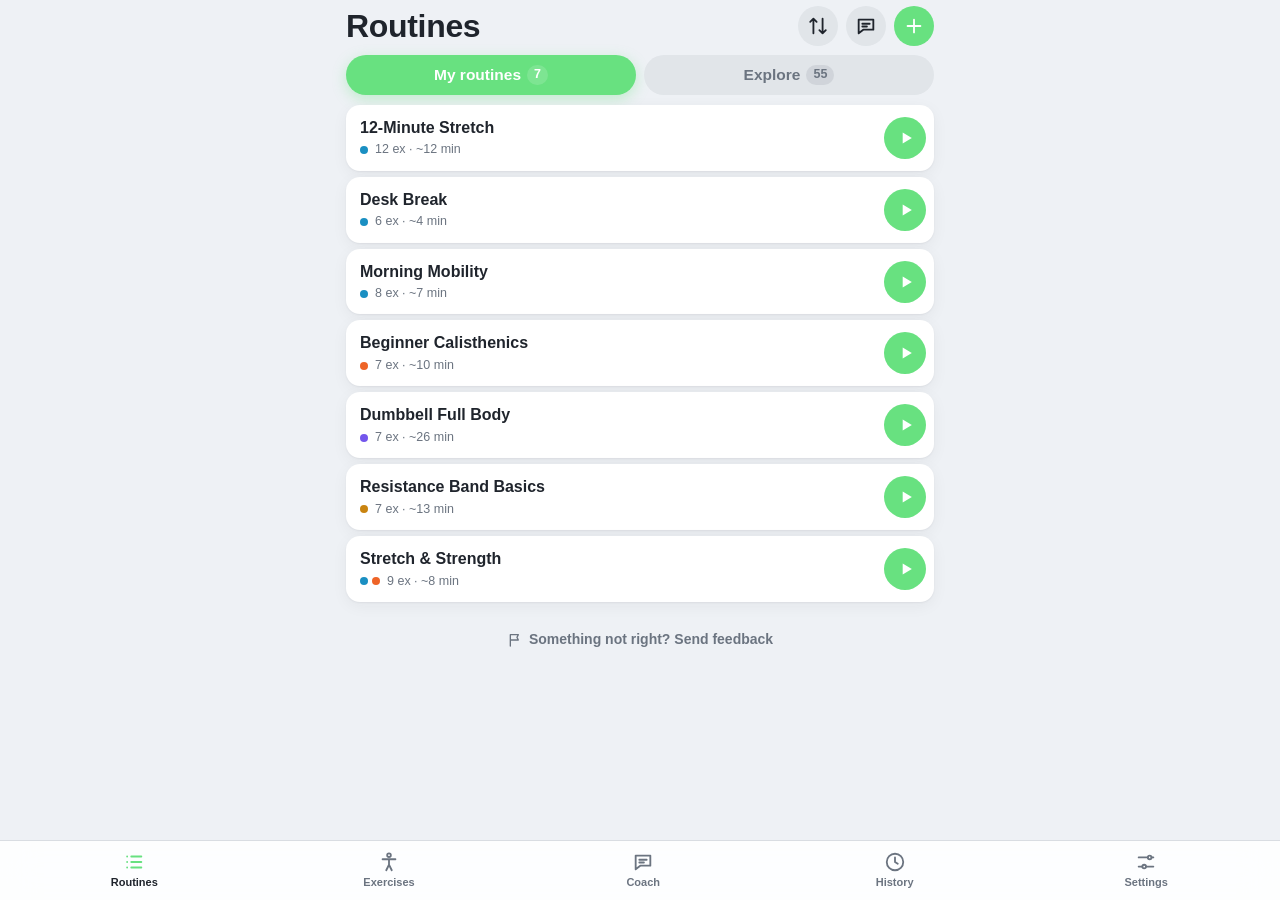
<file: index.html>
<!doctype html>
<html lang="en">
<head>
  <meta charset="utf-8">
  <meta name="viewport" content="width=device-width, initial-scale=1, viewport-fit=cover">
  <title>Limber</title>
  <meta name="description" content="Guided stretching and calisthenics routines with timers and visual cues.">
  <meta name="theme-color" content="#eef1f5" media="(prefers-color-scheme: light)">
  <meta name="theme-color" content="#1f242c" media="(prefers-color-scheme: dark)">
  <meta name="apple-mobile-web-app-capable" content="yes">
  <meta name="mobile-web-app-capable" content="yes">
  <meta name="apple-mobile-web-app-status-bar-style" content="black-translucent">
  <meta name="apple-mobile-web-app-title" content="Limber">
  <link rel="apple-touch-icon" href="icons/apple-touch-icon.png?v=2">
  <link rel="icon" type="image/png" sizes="192x192" href="icons/icon-192.png?v=2">
  <link rel="manifest" href="manifest.webmanifest">
  <script>try { const t = localStorage.getItem('limber.theme'); if (t === 'light' || t === 'dark') document.documentElement.dataset.theme = t; } catch {}</script>
  <link rel="stylesheet" href="styles.css">
</head>
<body>
  <main id="app"></main>
  <nav class="tabbar" aria-label="Main">
    <a href="#/" data-tab="routines"><svg class="ic" viewBox="0 0 24 24" aria-hidden="true"><path d="M9 6h11M9 12h11M9 18h11M4.5 6h.01M4.5 12h.01M4.5 18h.01"/></svg><span>Routines</span></a>
    <a href="#/library" data-tab="library"><svg class="ic" viewBox="0 0 24 24" aria-hidden="true"><circle cx="12" cy="4.5" r="2"/><path d="M5 9h14M12 9v6M9 21l3-6 3 6"/></svg><span>Exercises</span></a>
    <a href="#/coach" data-tab="coach"><svg class="ic" viewBox="0 0 24 24" aria-hidden="true"><path d="M4 5h16v11H9l-5 4z"/><path d="M8 9.5h8M8 12.5h5"/></svg><span>Coach</span></a>
    <a href="#/history" data-tab="history"><svg class="ic" viewBox="0 0 24 24" aria-hidden="true"><circle cx="12" cy="12" r="9"/><path d="M12 7v5l3 2"/></svg><span>History</span></a>
    <a href="#/settings" data-tab="settings"><svg class="ic" viewBox="0 0 24 24" aria-hidden="true"><path d="M4 7h10M18 7h2M4 17h4M12 17h8"/><circle cx="16" cy="7" r="2"/><circle cx="10" cy="17" r="2"/></svg><span>Settings</span></a>
  </nav>
  <script type="module" src="js/app.js"></script>
</body>
</html>
</file>
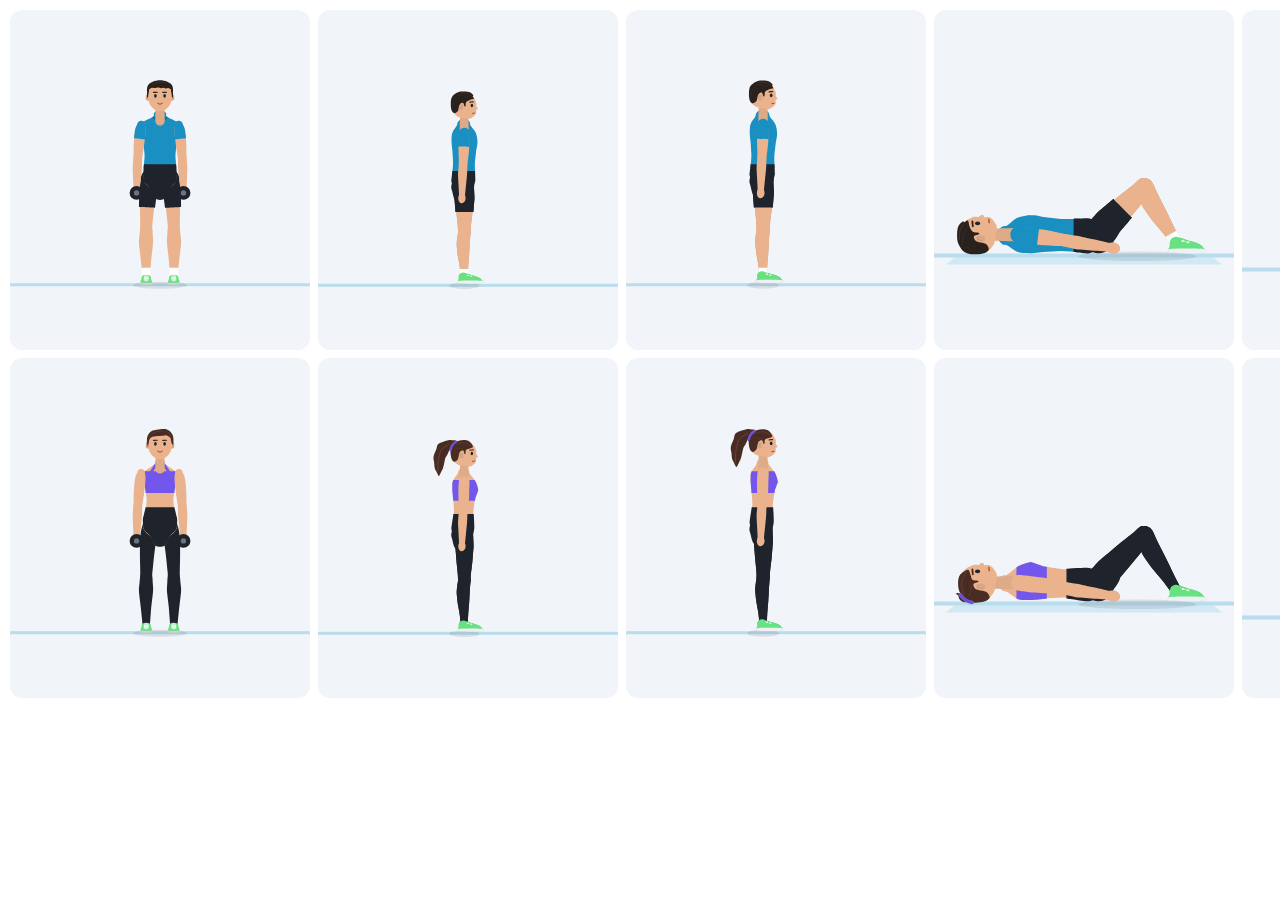
<file: dev/body.html>
<!doctype html><meta charset="utf-8"><title>Body check</title><link rel="stylesheet" href="../styles.css">
<style>body{font:700 14px -apple-system,system-ui;background:#fff;color:#1f242c;margin:10px;min-height:0}
.grid{display:grid;grid-template-columns:repeat(6,300px);gap:8px}.cell{background:#f1f4f8;border-radius:12px;height:340px;position:relative}
.cell span{position:absolute;left:8px;top:6px;font-size:12px}.cell svg{width:100%;height:100%;display:block}</style>
<div class=grid id=g></div>
<script type=module>
import { EXERCISES } from '../js/exercises.js'; import { renderFigure } from '../js/figure.js'; import * as ch from '../js/character2.js'; const { setLook } = ch, setFace = (o) => ch.setFace?.(o);
const q = new URLSearchParams(location.search);
setFace(JSON.parse(q.get('face') || '{}'));
const ids = (q.get('ids') || 'db-shrug,calf-raises,squat,glute-bridge,seated-forward-fold,bb-deadlift').split(',');
const g = document.getElementById('g');
for (const coach of ['b', 'a']) for (const id of ids) {
  const c = document.createElement('div'); c.className = 'cell'; c.innerHTML = `<span>${id}</span>`; g.append(c);
  setLook(coach, 1);
  renderFigure(c, EXERCISES.find((e) => e.id === id), { animate: false, arrows: false, highlight: false, frame: +(q.get('f') || 0) });
}
</script>
</file>
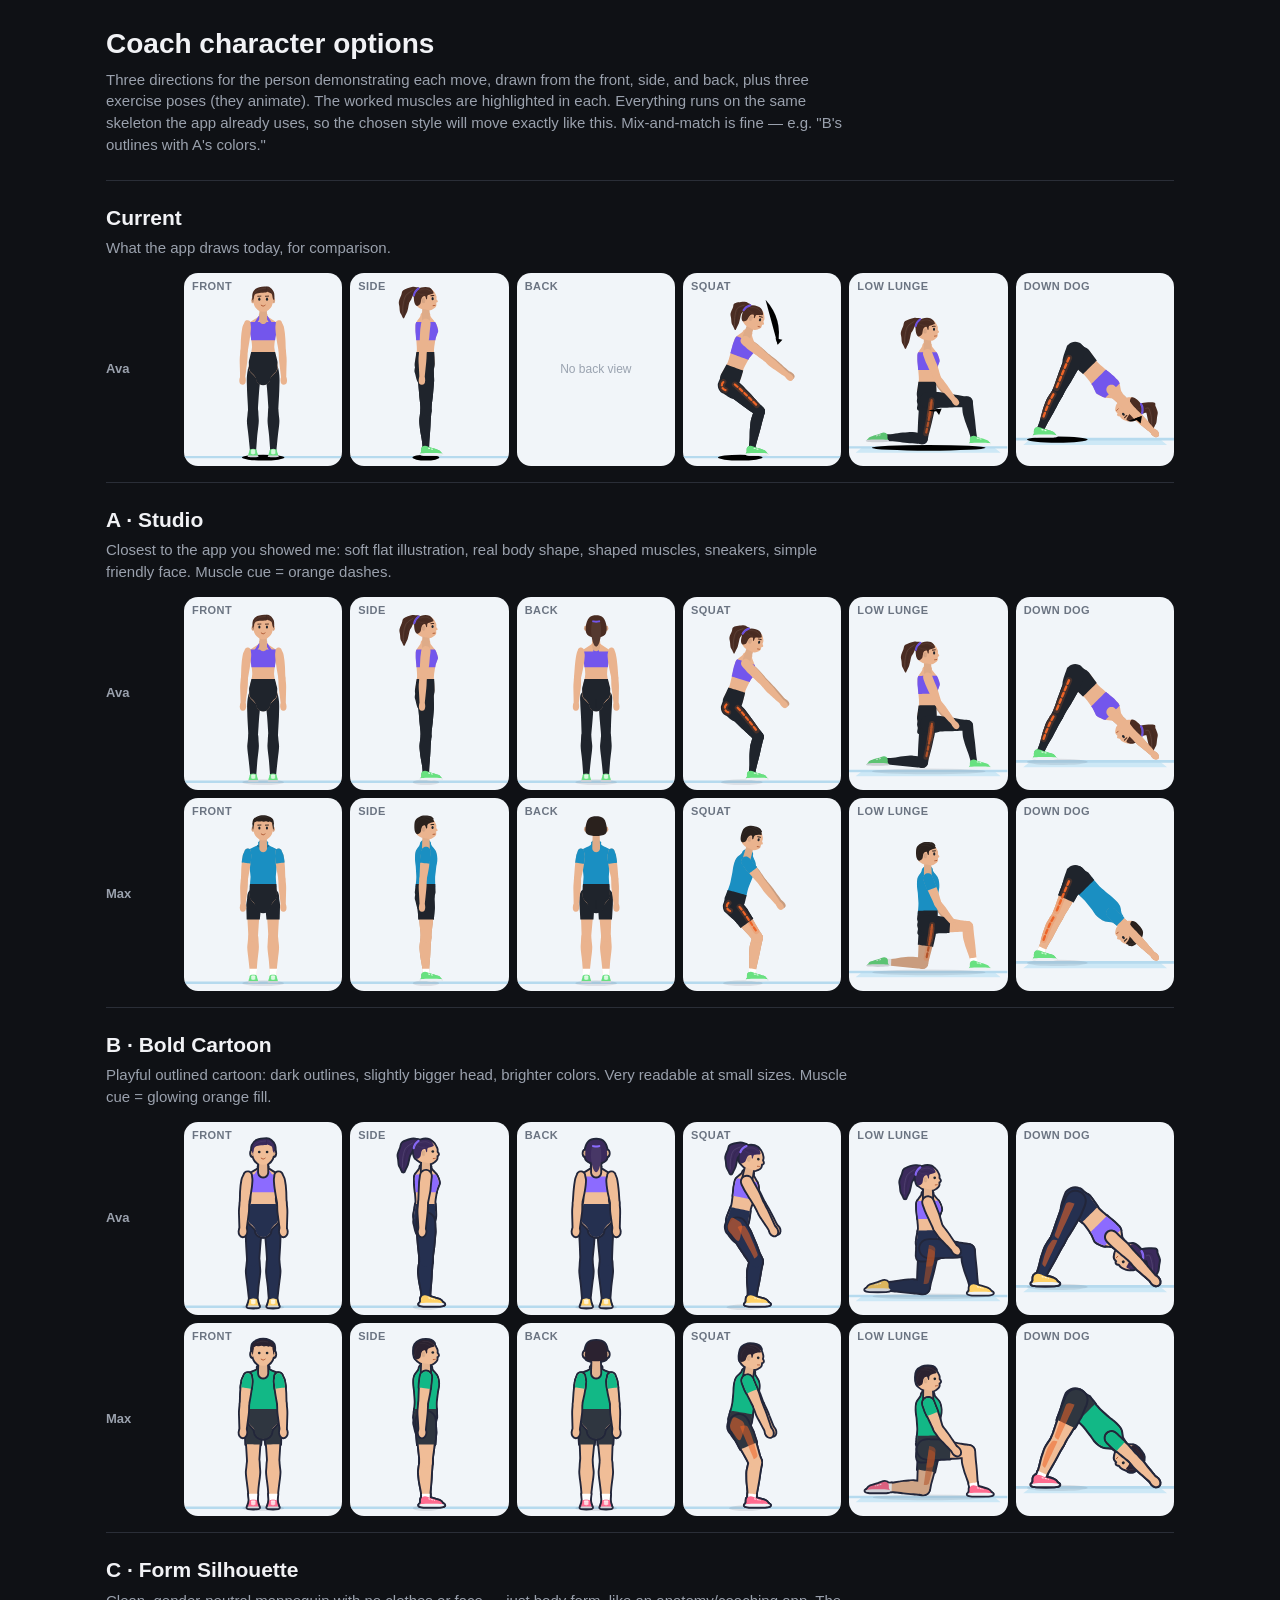
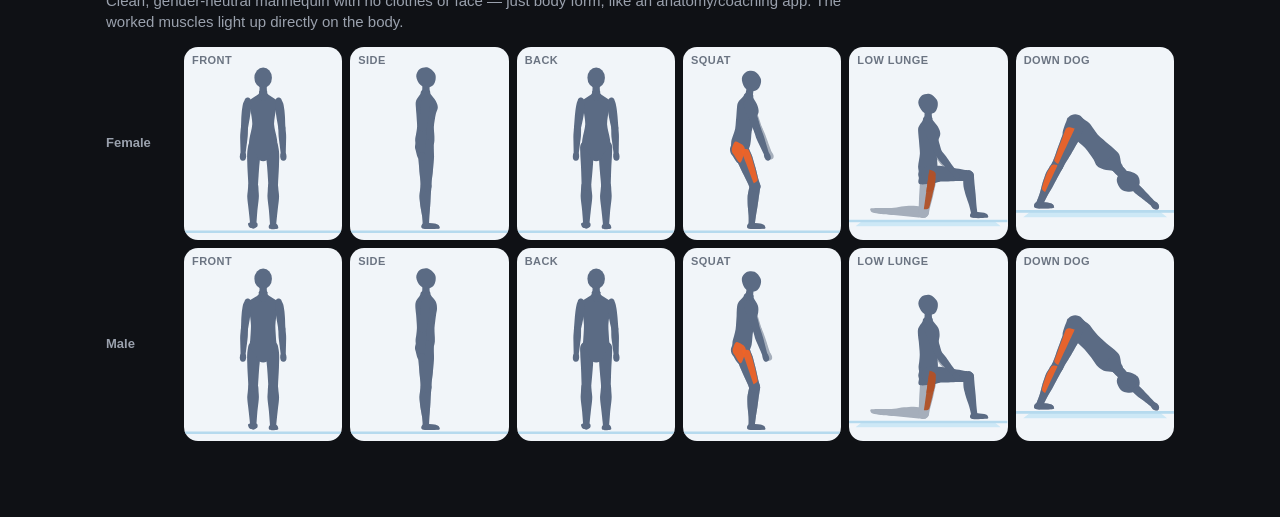
<file: dev/character-options.html>
<!doctype html>
<html lang="en">
<head>
<meta charset="utf-8">
<meta name="viewport" content="width=device-width, initial-scale=1">
<title>Character Options</title>
<style>
  :root { --bg: #0f1115; --card: #f1f5f9; --text: #f1f2f5; --muted: #9aa1ad; --line: #2a2e37; }
  * { box-sizing: border-box; }
  body { margin: 0; background: var(--bg); color: var(--text); font: 15px/1.45 -apple-system, BlinkMacSystemFont, "Segoe UI", sans-serif; }
  main { max-width: 1100px; margin: 0 auto; padding: 24px 16px 60px; }
  h1 { font-size: 28px; margin: 0 0 4px; }
  .intro { color: var(--muted); margin: 0 0 24px; max-width: 760px; }
  section { border-top: 1px solid var(--line); padding: 22px 0 8px; }
  h2 { font-size: 21px; margin: 0 0 4px; }
  .blurb { color: var(--muted); margin: 0 0 14px; max-width: 760px; }
  .row { display: grid; grid-template-columns: 70px repeat(6, 1fr); gap: 8px; align-items: stretch; margin-bottom: 8px; }
  .who { display: flex; align-items: center; font-weight: 700; color: var(--muted); font-size: 13px; }
  .cell { background: var(--card); border-radius: 14px; overflow: hidden; position: relative; aspect-ratio: 0.82; }
  .cell svg { width: 100%; height: 100%; display: block; }
  .cap { position: absolute; left: 8px; top: 6px; font-size: 11px; font-weight: 700; letter-spacing: .04em; color: #6b7482; text-transform: uppercase; }
  .cell.na { display: grid; place-items: center; color: #9aa3b0; font-size: 12px; }
  .fig-ground { stroke: #b6daee; stroke-width: 1.1; }
  .fig-mat { fill: #cde8f6; }
  .fig-wall { stroke: #8fcdec; stroke-width: 1.3; stroke-dasharray: 3 2.2; }
  @media (max-width: 760px) { .row { grid-template-columns: repeat(3, 1fr); } .who { grid-column: 1 / -1; } }
</style>
</head>
<body>
<main>
  <h1>Coach character options</h1>
  <p class="intro">Three directions for the person demonstrating each move, drawn from the front, side, and back, plus three exercise poses (they animate). The worked muscles are highlighted in each. Everything runs on the same skeleton the app already uses, so the chosen style will move exactly like this. Mix-and-match is fine — e.g. "B's outlines with A's colors."</p>
  <div id="sections"></div>
</main>
<script type="module">
import { makeRig, renderFigure } from '../js/figure.js';
import { EXERCISES } from '../js/exercises.js';
import { paint2, STYLES } from '../js/character2.js';

const NS = 'http://www.w3.org/2000/svg';
const ex = (id) => EXERCISES.find((e) => e.id === id);
const FRONT = { view: 'front', frames: [{ t: 0, aL: [187, 183], aR: [173, 177], lL: [181, 180], lR: [179, 180] }] };
const SIDE = { frames: [{ t: 0, aL: [174, 178], aR: [186, 182] }] };
const COLS = [
  { cap: 'Front', anim: FRONT, view: 'front' },
  { cap: 'Side', anim: SIDE, view: 'side' },
  { cap: 'Back', anim: FRONT, view: 'back' },
  { cap: 'Squat', ex: 'squat' },
  { cap: 'Low lunge', ex: 'low-lunge' },
  { cap: 'Down dog', ex: 'downward-dog' },
];

function cell(parent, col, style, who) {
  const div = document.createElement('div');
  div.className = 'cell';
  div.innerHTML = `<span class="cap">${col.cap}</span>`;
  parent.append(div);
  const e = col.ex ? ex(col.ex) : null;
  const anim = e ? e.anim : col.anim;
  const view = col.view ?? (anim.view ?? 'side');
  const rig = makeRig(anim);
  let [x0, y0, x1, y1] = rig.bbox;
  x0 -= 7; x1 += 7; y0 -= 9; y1 += 4;
  let w = x1 - x0, h = y1 - y0;
  const aspect = 0.82;
  if (w / h < aspect) { const nw = h * aspect; x0 -= (nw - w) / 2; w = nw; } else { const nh = w / aspect; y0 -= (nh - h) * 0.7; h = nh; }
  const svg = document.createElementNS(NS, 'svg');
  svg.setAttribute('viewBox', `${x0} ${y0} ${w} ${h}`);
  div.append(svg);
  const mk = (tag, attrs, p = svg) => { const n = document.createElementNS(NS, tag); for (const k in attrs) n.setAttribute(k, attrs[k]); p.append(n); return n; };
  if (rig.mat) mk('path', { d: `M${rig.bbox[0] - 1} 0.2L${rig.bbox[2] + 1} 0.2L${rig.bbox[2] + 4} 2.6L${rig.bbox[0] - 4} 2.6Z`, class: 'fig-mat' });
  mk('line', { x1: x0, x2: x0 + w, y1: 0.2, y2: 0.2, class: 'fig-ground' });
  for (const pr of rig.props) if (pr.type === 'wall') mk('line', { x1: pr.x, x2: pr.x, y1: 0, y2: y0, class: 'fig-wall' });
  const shadow = STYLES[style].shadow ? mk('ellipse', { cy: 0.4, ry: 1.3, fill: 'rgba(30,40,60,.10)' }) : null;
  const g = mk('g', {});
  let nodes = [];
  const draw = (J) => {
    const ops = paint2(J, view, style, who, e ? e.primary : [], e?.anim.hotSegs);
    if (ops.length !== nodes.length || ops.some((o, i) => nodes[i].tagName !== o.tag)) { g.replaceChildren(); nodes = ops.map((o) => mk(o.tag, {}, g)); }
    ops.forEach((o, i) => { for (const k in o) if (k !== 'tag') nodes[i].setAttribute(k, o[k]); });
    if (shadow) {
      const xs = ['ankleL', 'ankleR', 'hip'].map((k) => J[k][0]);
      shadow.setAttribute('cx', (Math.min(...xs) + Math.max(...xs)) / 2);
      shadow.setAttribute('rx', Math.max(6, (Math.max(...xs) - Math.min(...xs)) / 2 + 5));
    }
  };
  if (e) {
    const t0 = performance.now();
    const loop = (now) => { draw(rig.at((now - t0) / 1000)); requestAnimationFrame(loop); };
    requestAnimationFrame(loop);
  } else draw(rig.atFrame(0));
}

function currentCell(parent, col) {
  const div = document.createElement('div');
  div.className = 'cell';
  div.innerHTML = `<span class="cap">${col.cap}</span><div style="position:absolute;inset:0"></div>`;
  parent.append(div);
  if (col.view === 'back') { div.classList.add('na'); div.lastChild.remove(); div.insertAdjacentHTML('beforeend', 'No back view'); return; }
  const e = col.ex ? ex(col.ex) : { name: col.cap, primary: [], anim: col.anim };
  renderFigure(div.lastChild, e, { aspect: 0.82, animate: !!col.ex });
}

const root = document.getElementById('sections');
{
  const s = document.createElement('section');
  s.innerHTML = `<h2>Current</h2><p class="blurb">What the app draws today, for comparison.</p>`;
  const row = document.createElement('div'); row.className = 'row';
  row.innerHTML = '<div class="who">Ava</div>';
  s.append(row); root.append(s);
  COLS.forEach((c) => currentCell(row, c));
}
for (const [key, st] of Object.entries(STYLES)) {
  const s = document.createElement('section');
  s.innerHTML = `<h2>${st.label}</h2><p class="blurb">${st.blurb}</p>`;
  root.append(s);
  for (const who of ['ava', 'max']) {
    const row = document.createElement('div'); row.className = 'row';
    row.innerHTML = `<div class="who">${key === 'form' ? (who === 'ava' ? 'Female' : 'Male') : who === 'ava' ? 'Ava' : 'Max'}</div>`;
    s.append(row);
    COLS.forEach((c) => cell(row, c, key, who));
  }
}
</script>
</body>
</html>
</file>
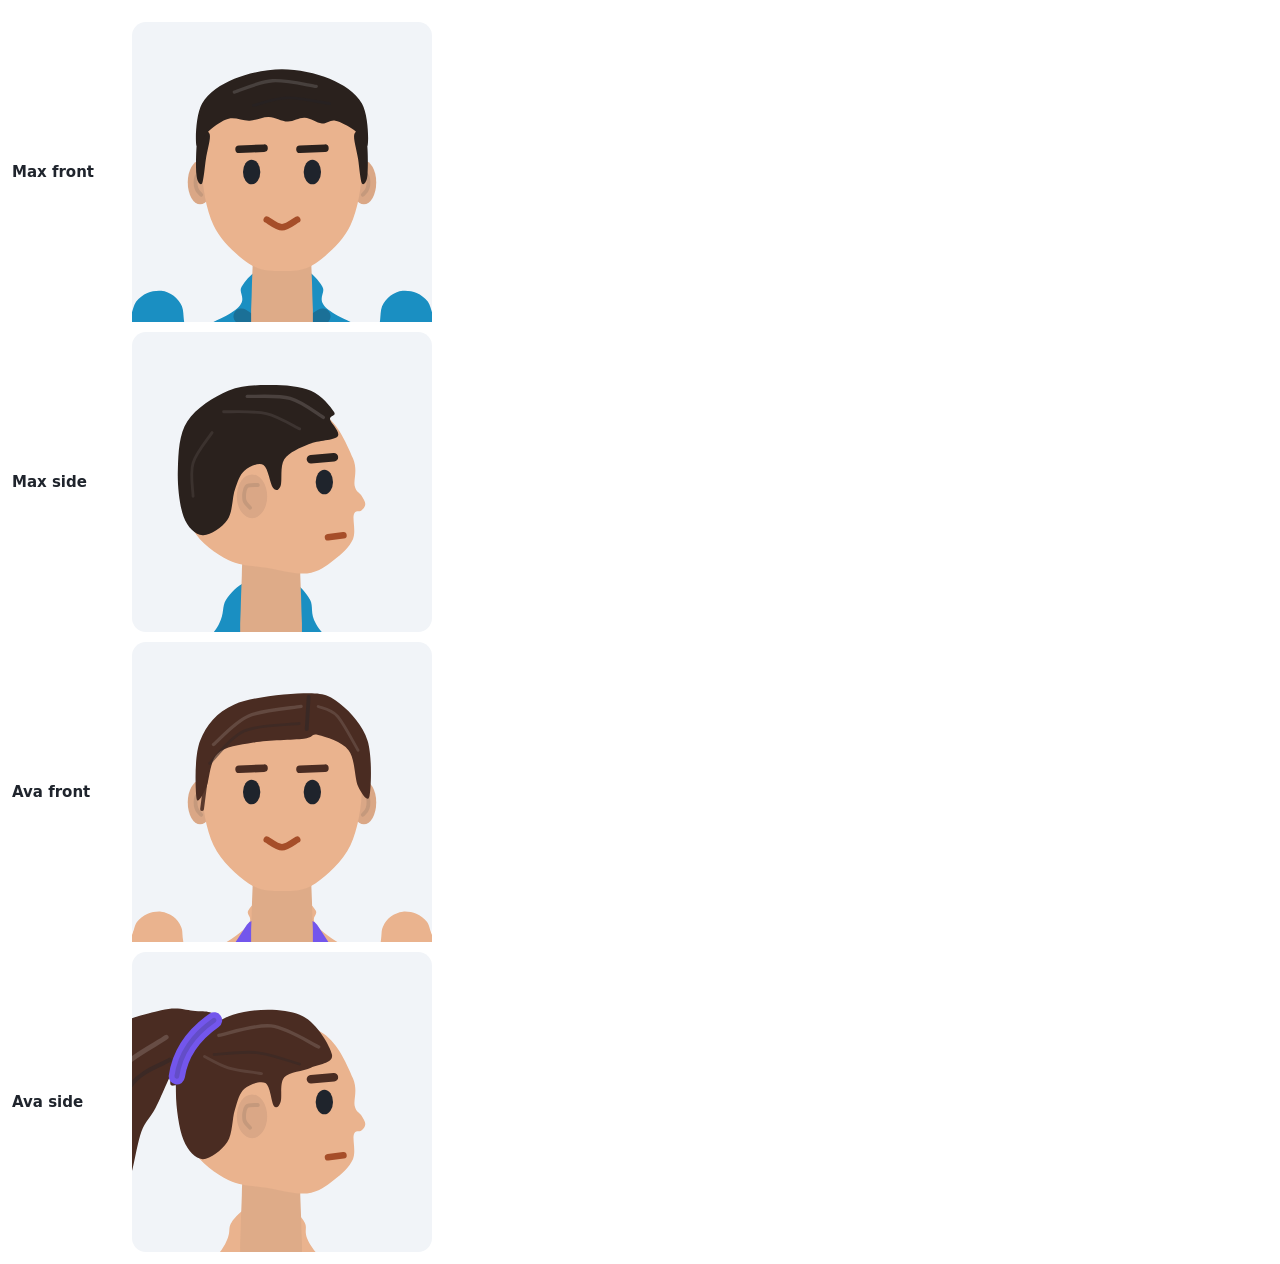
<file: dev/face.html>
<!doctype html><meta charset="utf-8"><title>Face options</title><link rel="stylesheet" href="../styles.css">
<style>
body{font:600 15px -apple-system,system-ui;background:#fff;color:#1f242c;margin:12px;min-height:0}
.grid{display:grid;grid-template-columns:110px repeat(1,300px);gap:10px;align-items:center}
.h{font-weight:800;text-align:center}.cell{background:#f1f4f8;border-radius:14px;height:300px}
.cell svg{width:100%;height:100%;display:block}
</style>
<div class=grid id=g></div>
<script type=module>
import { EXERCISES } from '../js/exercises.js'; import { renderFigure } from '../js/figure.js'; import * as ch from '../js/character2.js'; const { setLook } = ch, setFace = (o) => ch.setFace?.(o);
const cols = [['', {}]];
const rows = [['Max front', 'b', 'db-shrug'], ['Max side', 'b', 'calf-raises'], ['Ava front', 'a', 'db-shrug'], ['Ava side', 'a', 'calf-raises']];
const g = document.getElementById('g');
g.innerHTML = '<div></div>' + cols.map(([l]) => `<div class=h>${l}</div>`).join('');
for (const [label, coach, id] of rows) {
  g.insertAdjacentHTML('beforeend', `<div class=h style="text-align:left">${label}</div>`);
  for (const [, opts] of cols) {
    const c = document.createElement('div'); c.className = 'cell'; g.append(c);
    setLook(coach, 1); setFace(opts);
    renderFigure(c, EXERCISES.find((e) => e.id === id), { animate: false, arrows: false, highlight: false });
    const svg = c.querySelector('svg');
    const eyes = [...svg.querySelectorAll('ellipse')].filter((e) => (!e.getAttribute('fill') || e.getAttribute('fill') === '#1f242c' || e.getAttribute('fill') === 'undefined') && e.getBBox().width < 3);
    const bb = eyes.map((e) => e.getBBox()); const cx = bb.reduce((s, b) => s + b.x + b.width / 2, 0) / bb.length, cy = bb.reduce((s, b) => s + b.y + b.height / 2, 0) / bb.length;
    const dx = id === 'calf-raises' ? -2.4 : 0;
    svg.setAttribute('viewBox', `${cx - 8.5 + dx} ${cy - 8.5} 17 17`);
    svg.querySelectorAll('.stage-tex,.fig-ground,.fig-shadow,.fig-mat').forEach((n) => n.remove());
  }
}
</script>
</file>
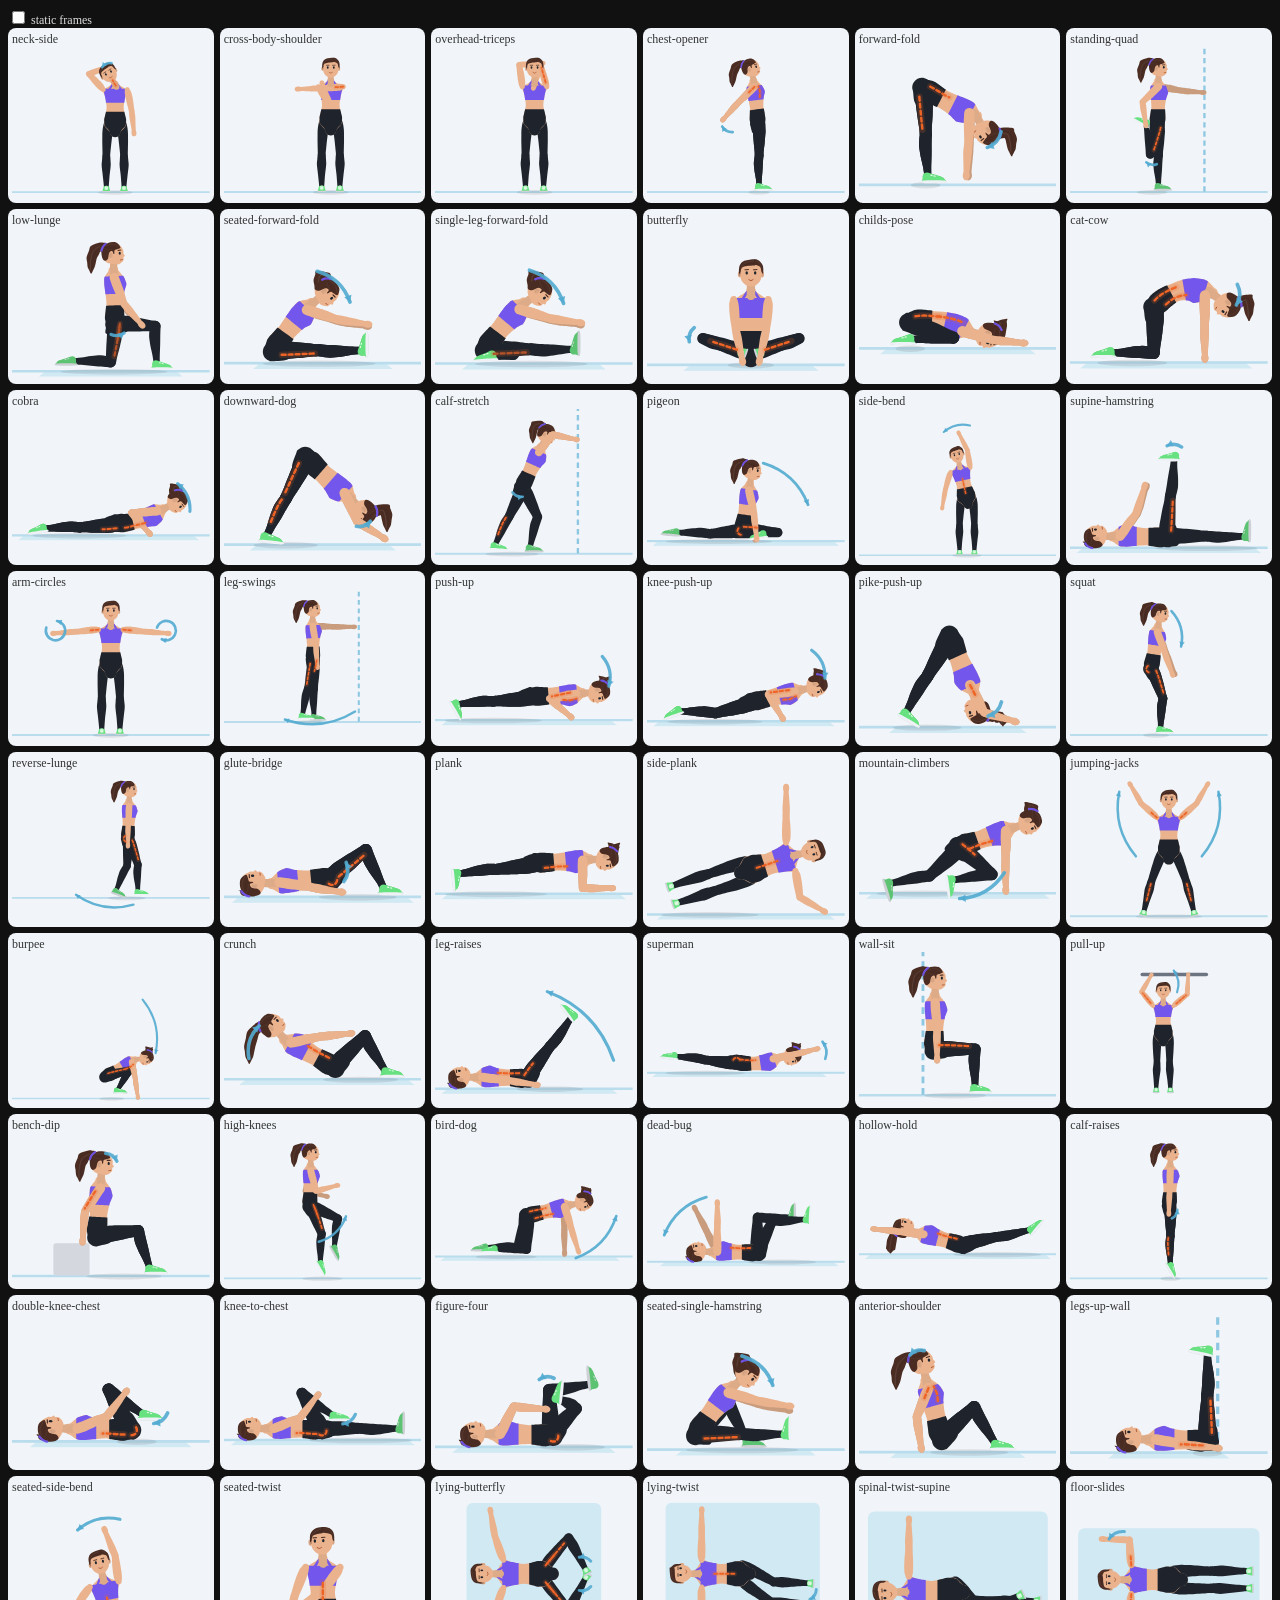
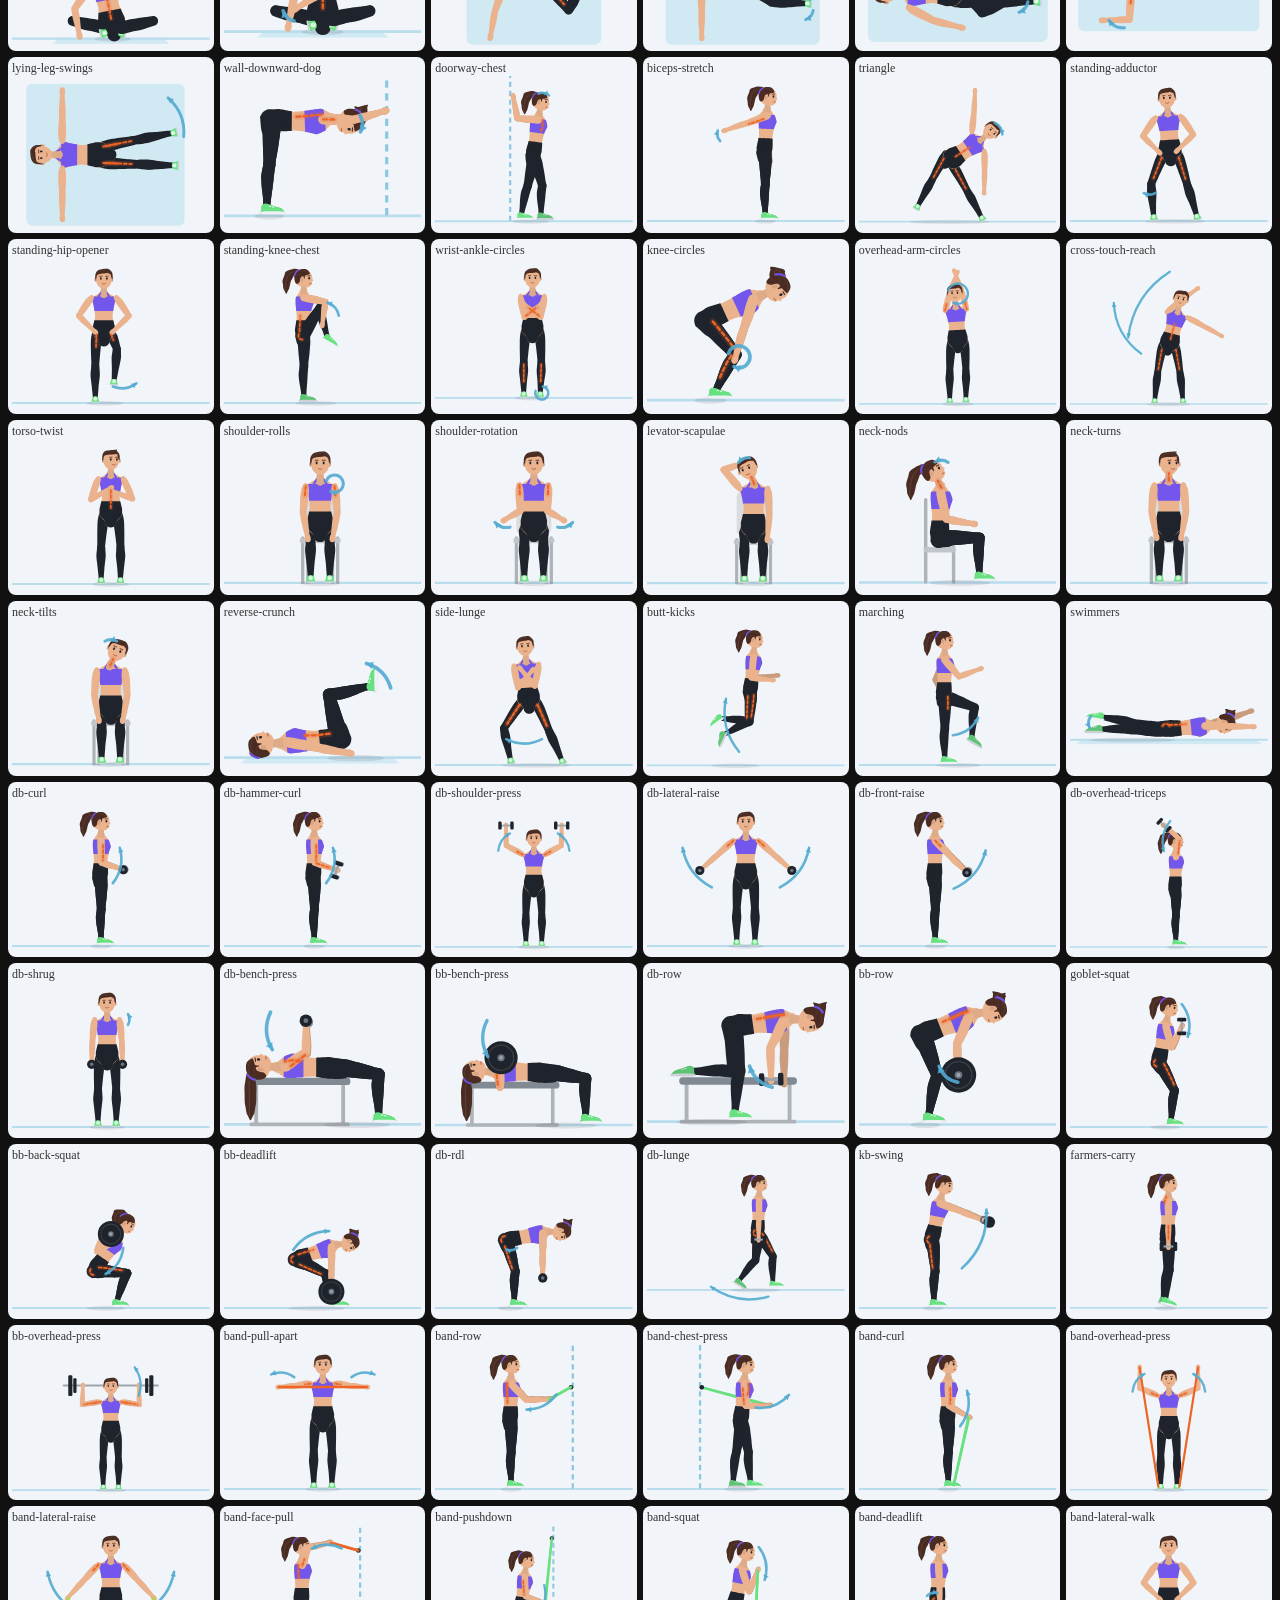
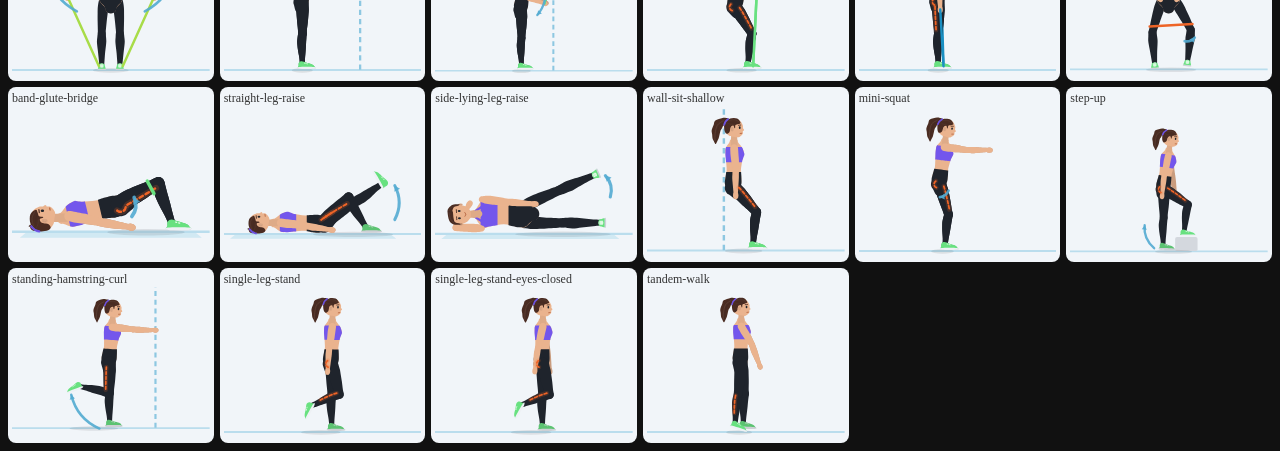
<file: dev/figures.html>
<!doctype html><meta charset="utf-8"><title>Figures</title><link rel="stylesheet" href="../styles.css">
<style>
body{font:12px -apple-system;background:#111;color:#ddd;margin:8px;min-height:0}
.grid{display:grid;grid-template-columns:repeat(6,1fr);gap:6px}
.cell{background:#f1f5f9;color:#333;border-radius:8px;padding:4px}
.cell svg{width:100%;display:block}
</style>
<label><input type=checkbox id=st> static frames</label>
<div class=grid id=g></div>
<script type=module>
import {EXERCISES} from '../js/exercises.js'; import {renderFigure} from '../js/figure.js'; import {setLook} from '../js/character2.js';
const qp=new URLSearchParams(location.search); setLook(qp.get('coach')||'a', +(qp.get('skin')??1));
const g=document.getElementById('g');
const draw=()=>{g.innerHTML='';const st=document.getElementById('st').checked;
for(const ex of EXERCISES){ if(st){ ex.anim.frames.forEach((_,i)=>{const c=document.createElement('div');c.className='cell';c.innerHTML=`<div>${ex.id} f${i}</div><div class=f></div>`;g.append(c);renderFigure(c.querySelector('.f'),ex,{frame:i});}); }
else {const c=document.createElement('div');c.className='cell';c.innerHTML=`<div>${ex.id}</div><div class=f></div>`;g.append(c);renderFigure(c.querySelector('.f'),ex);}}};
document.getElementById('st').onchange=draw; draw();
</script>
</file>
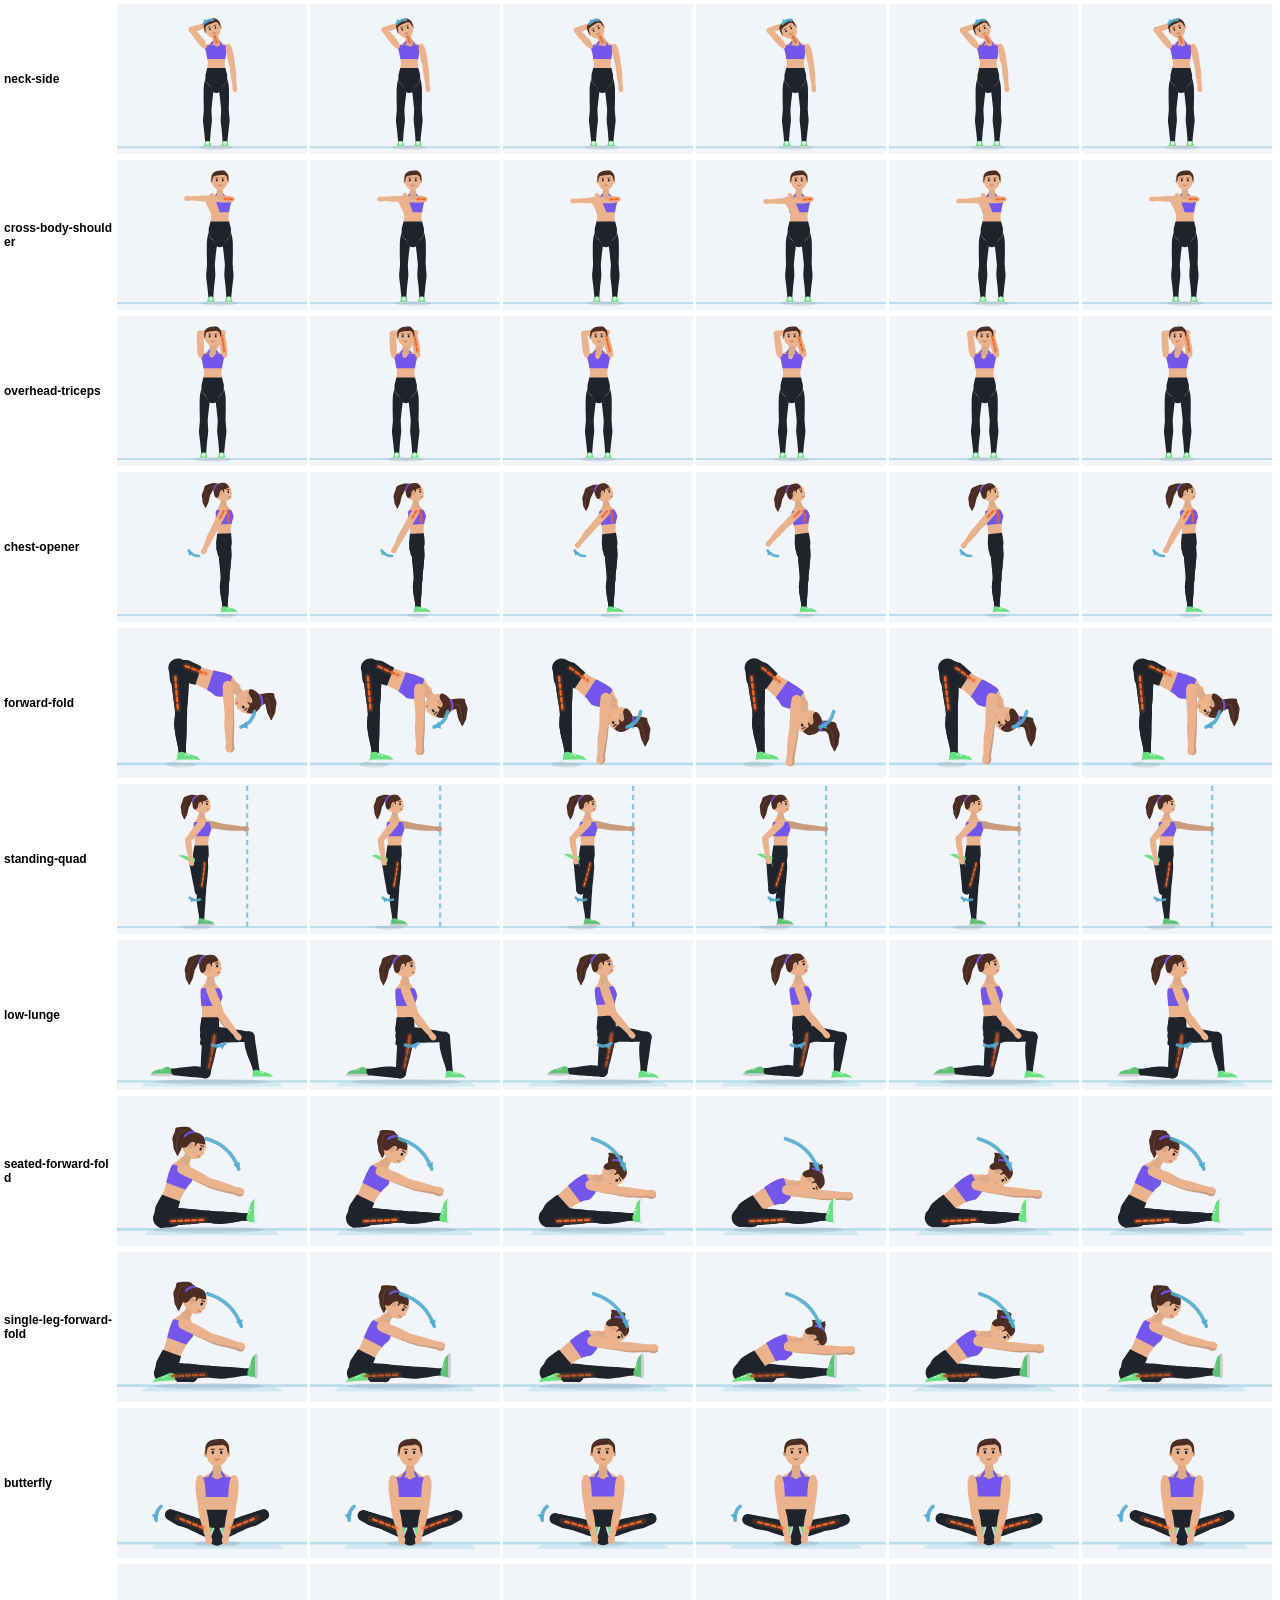
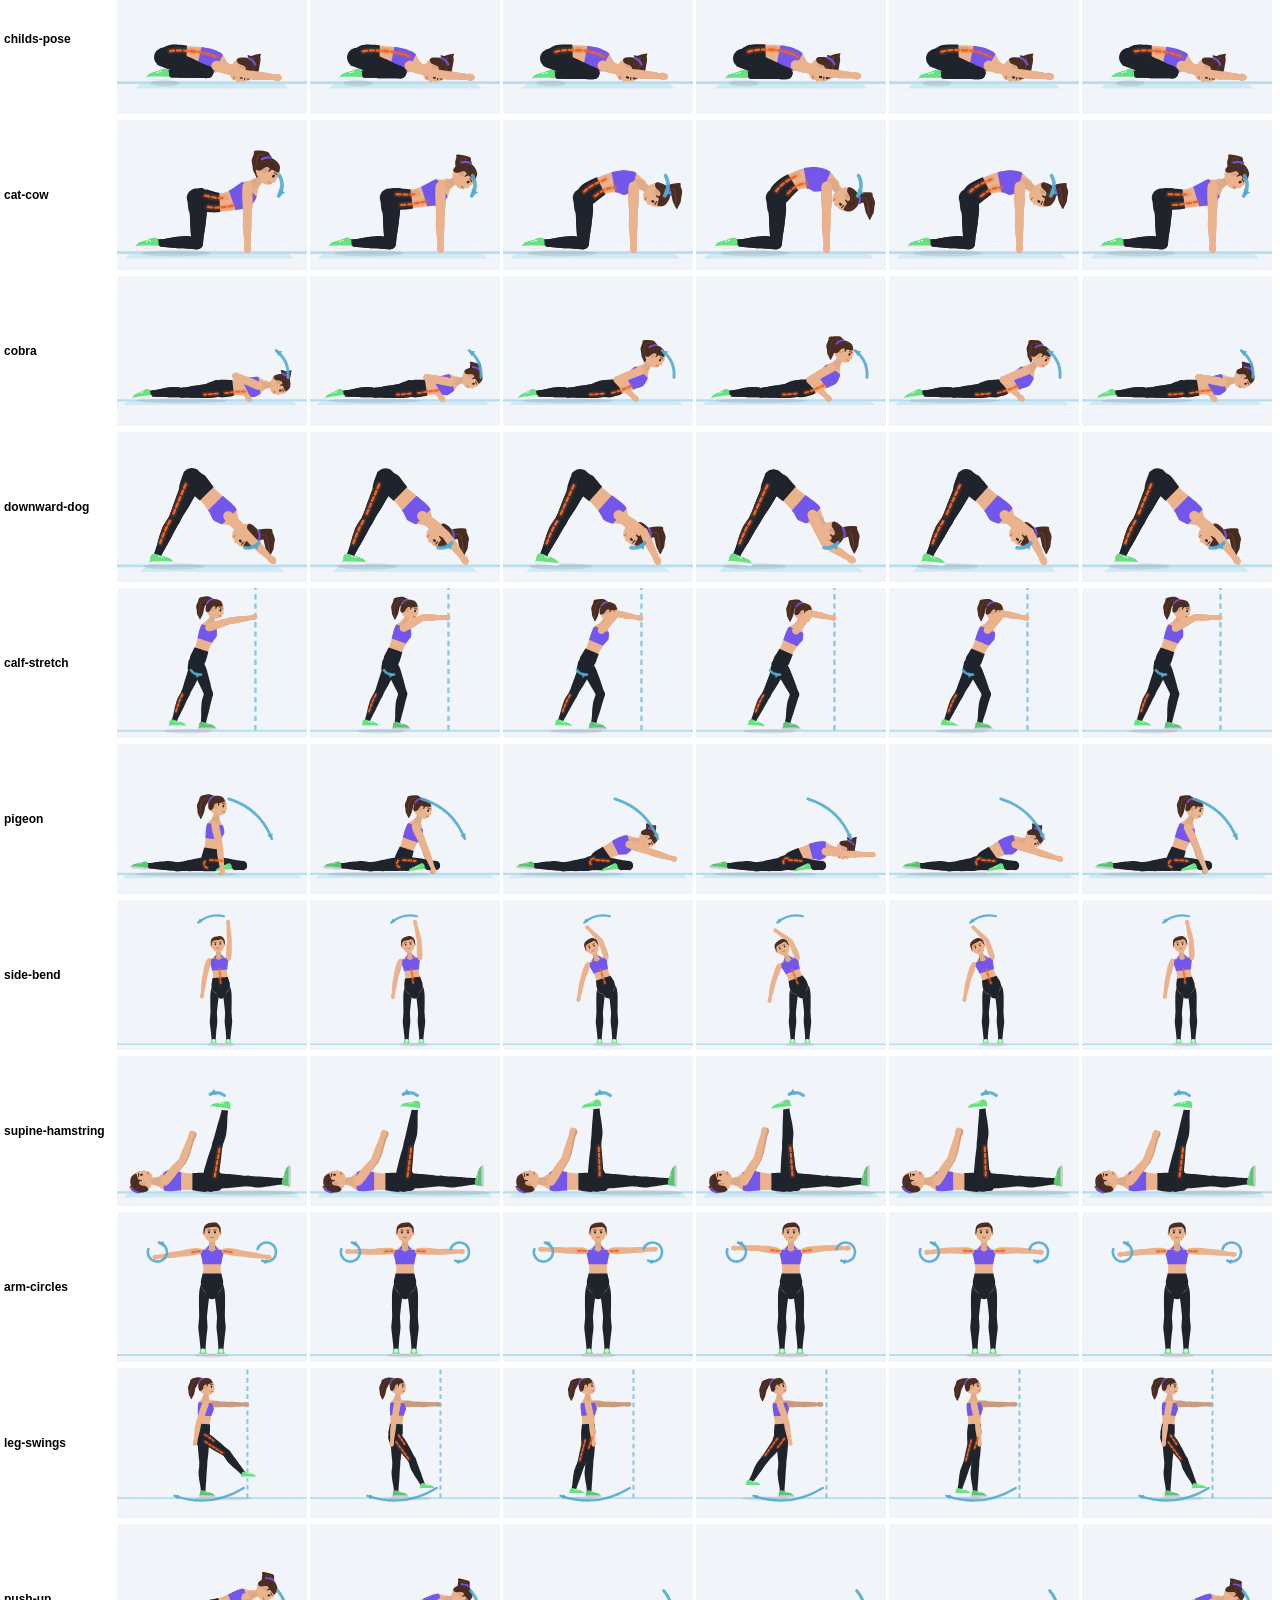
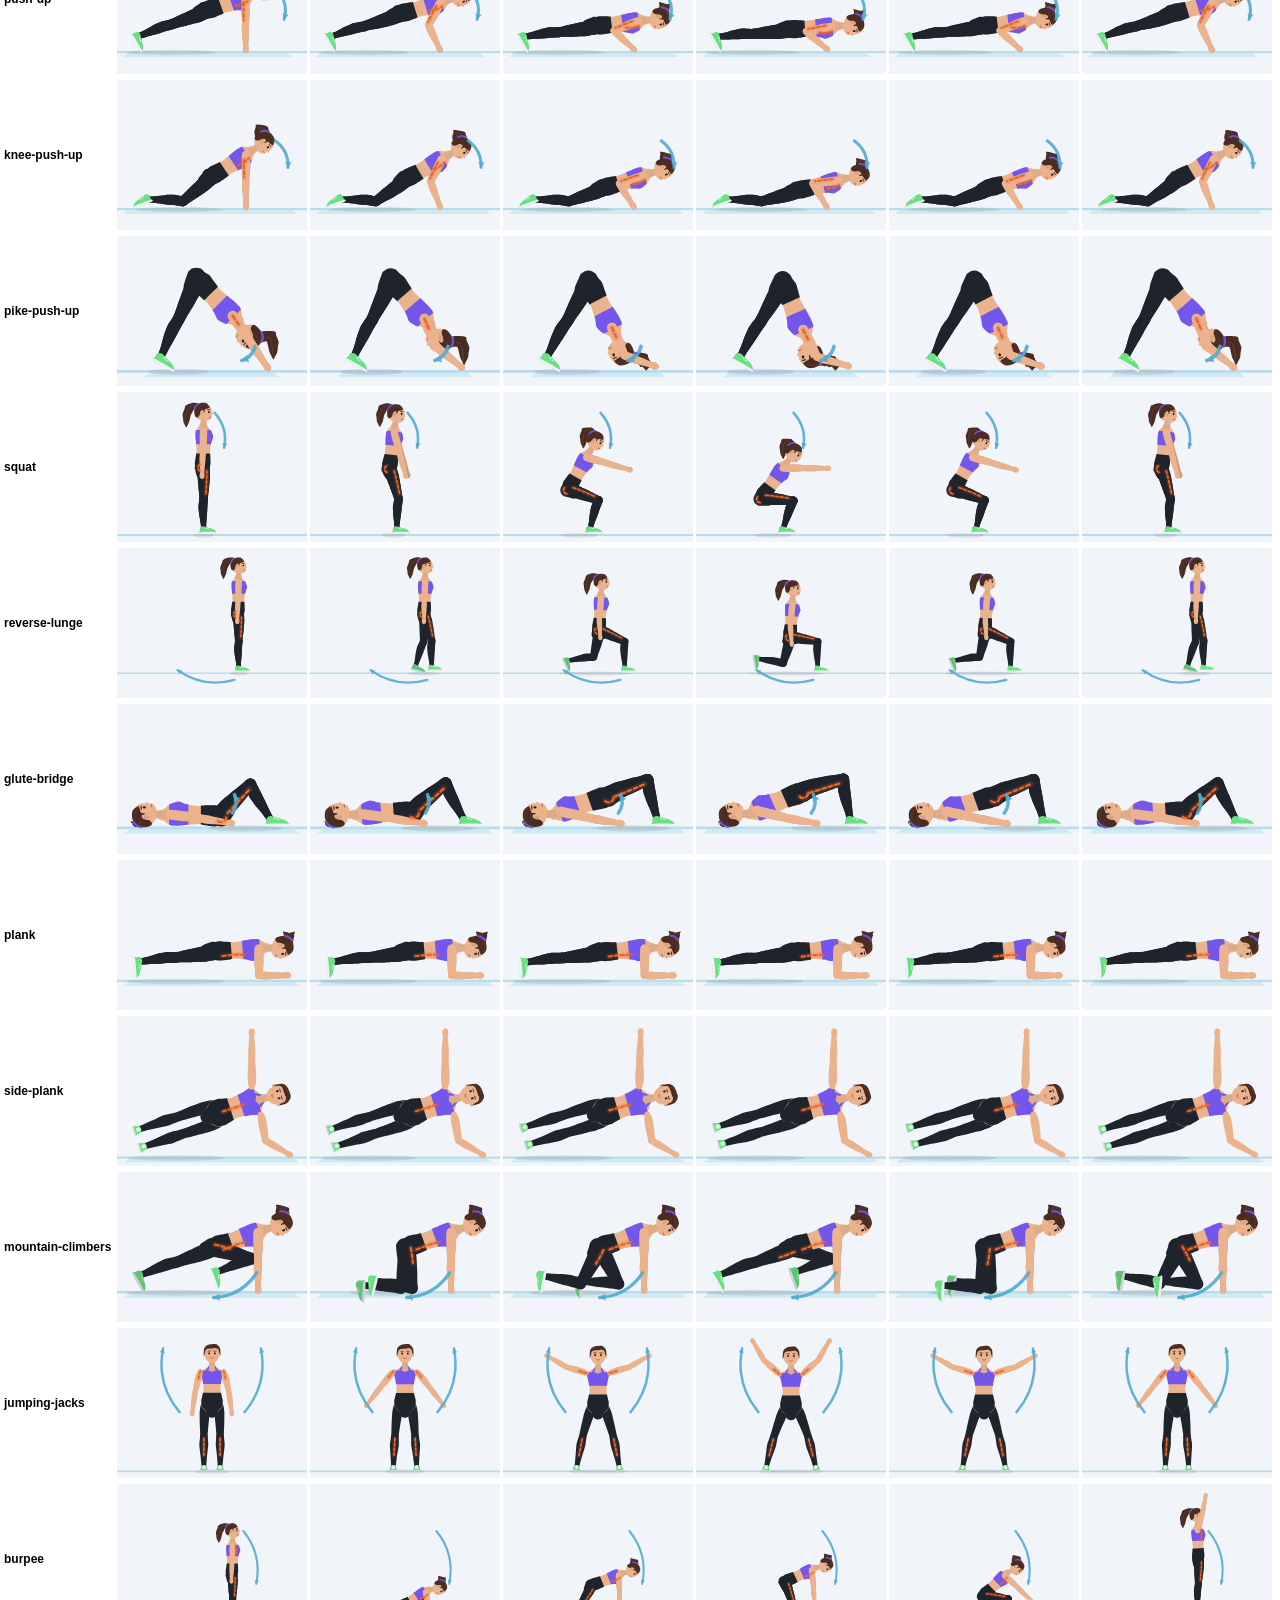
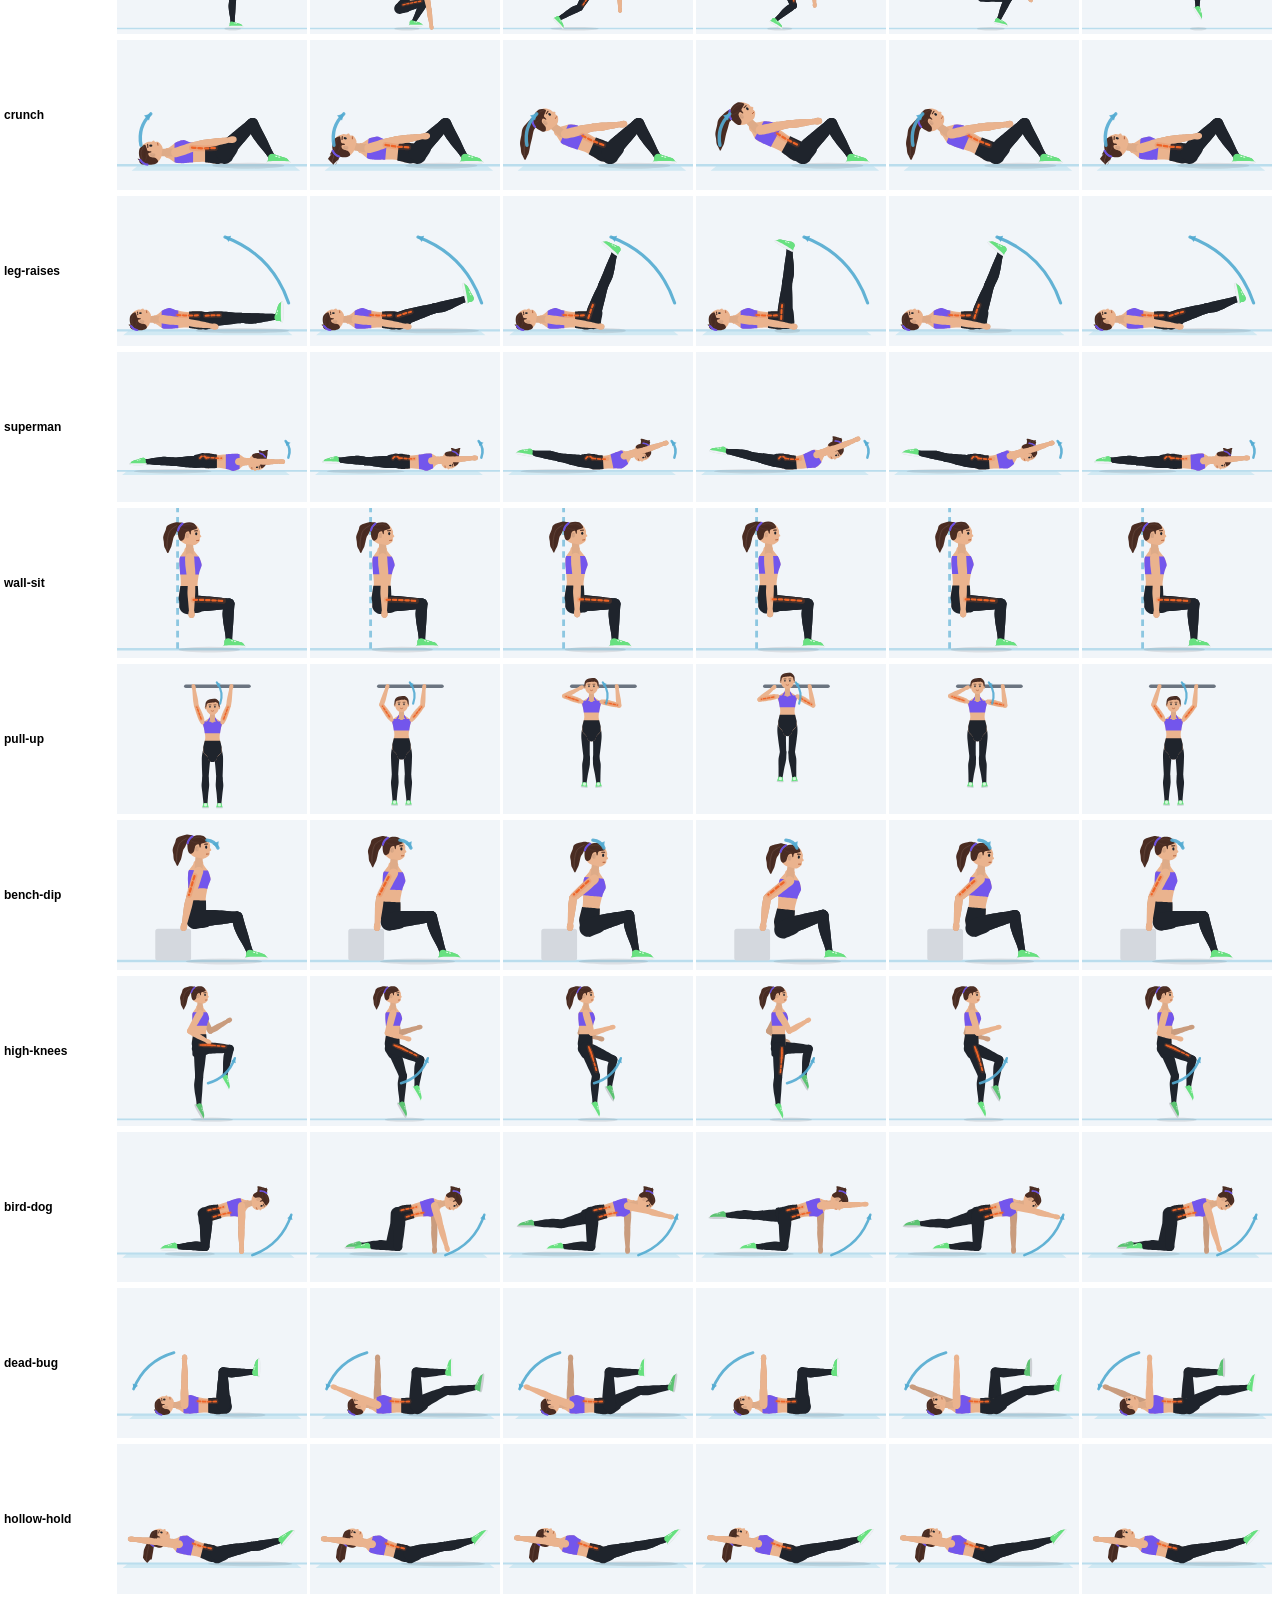
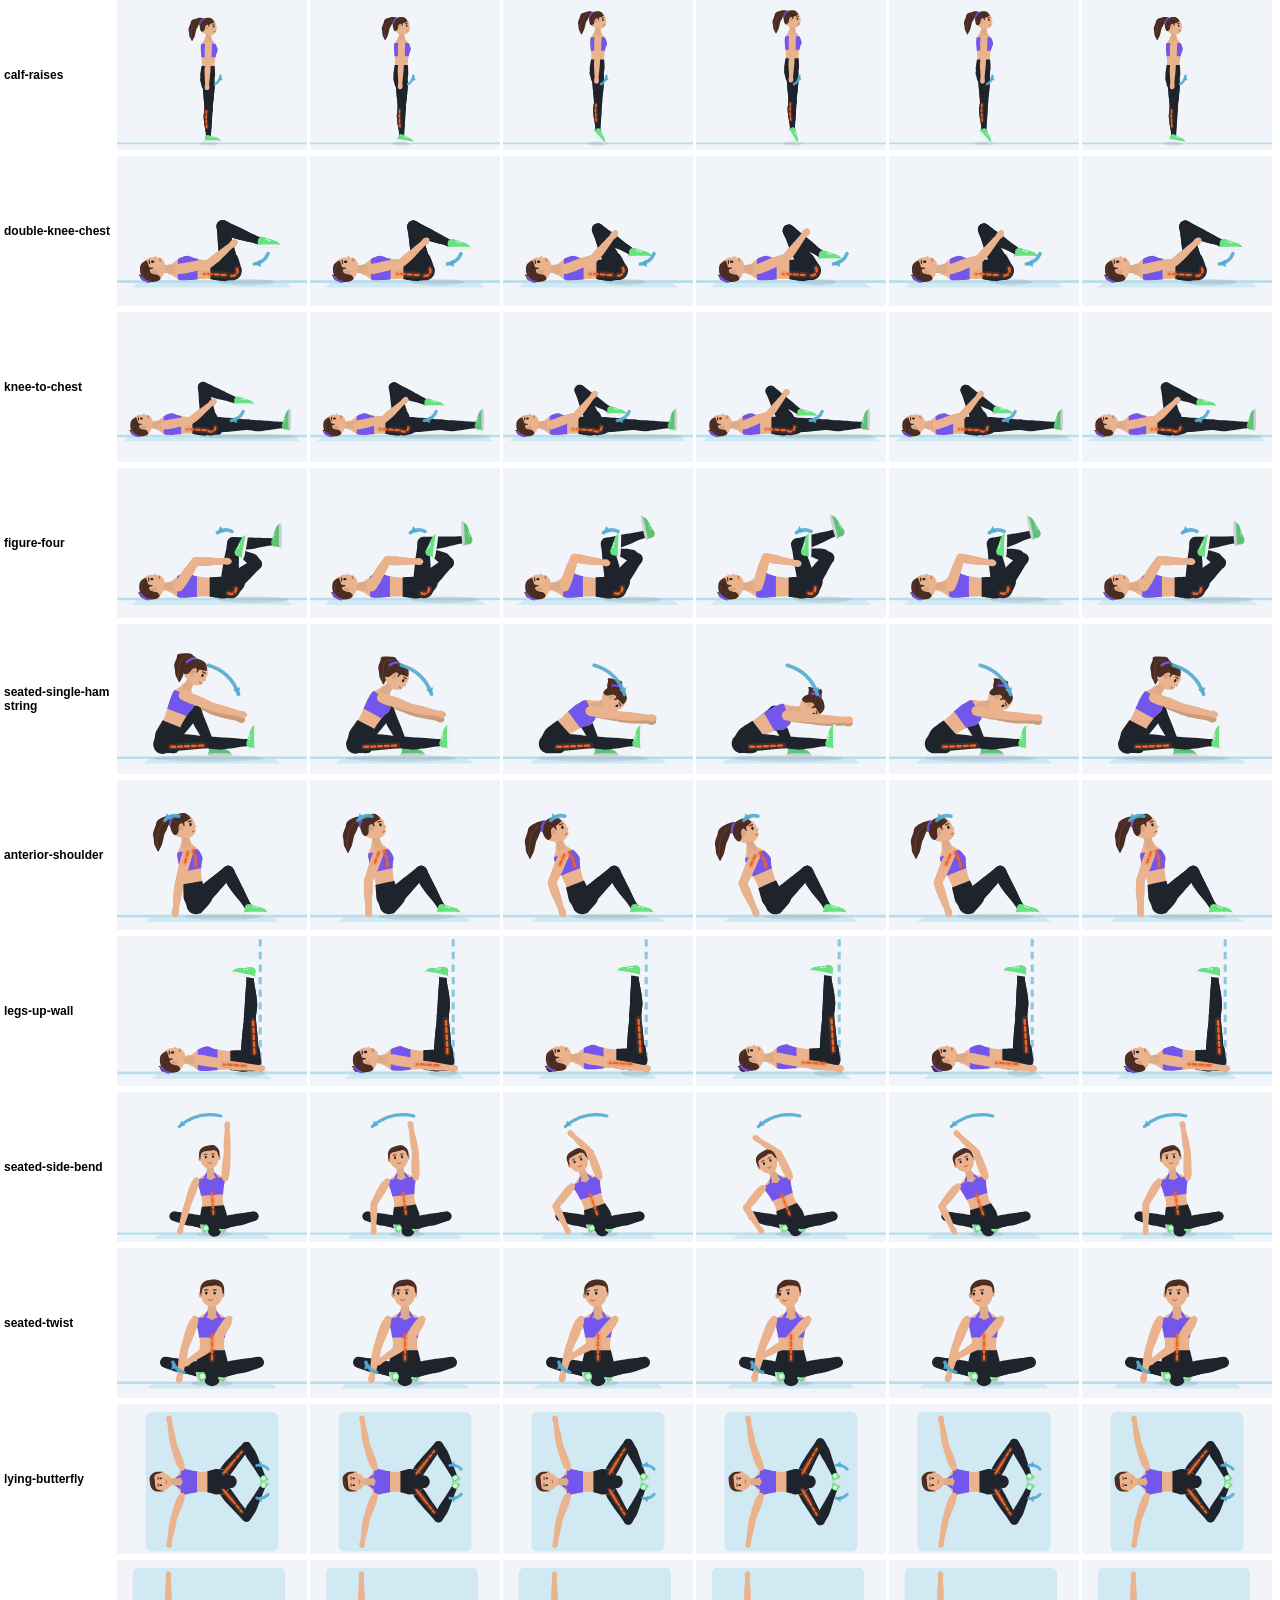
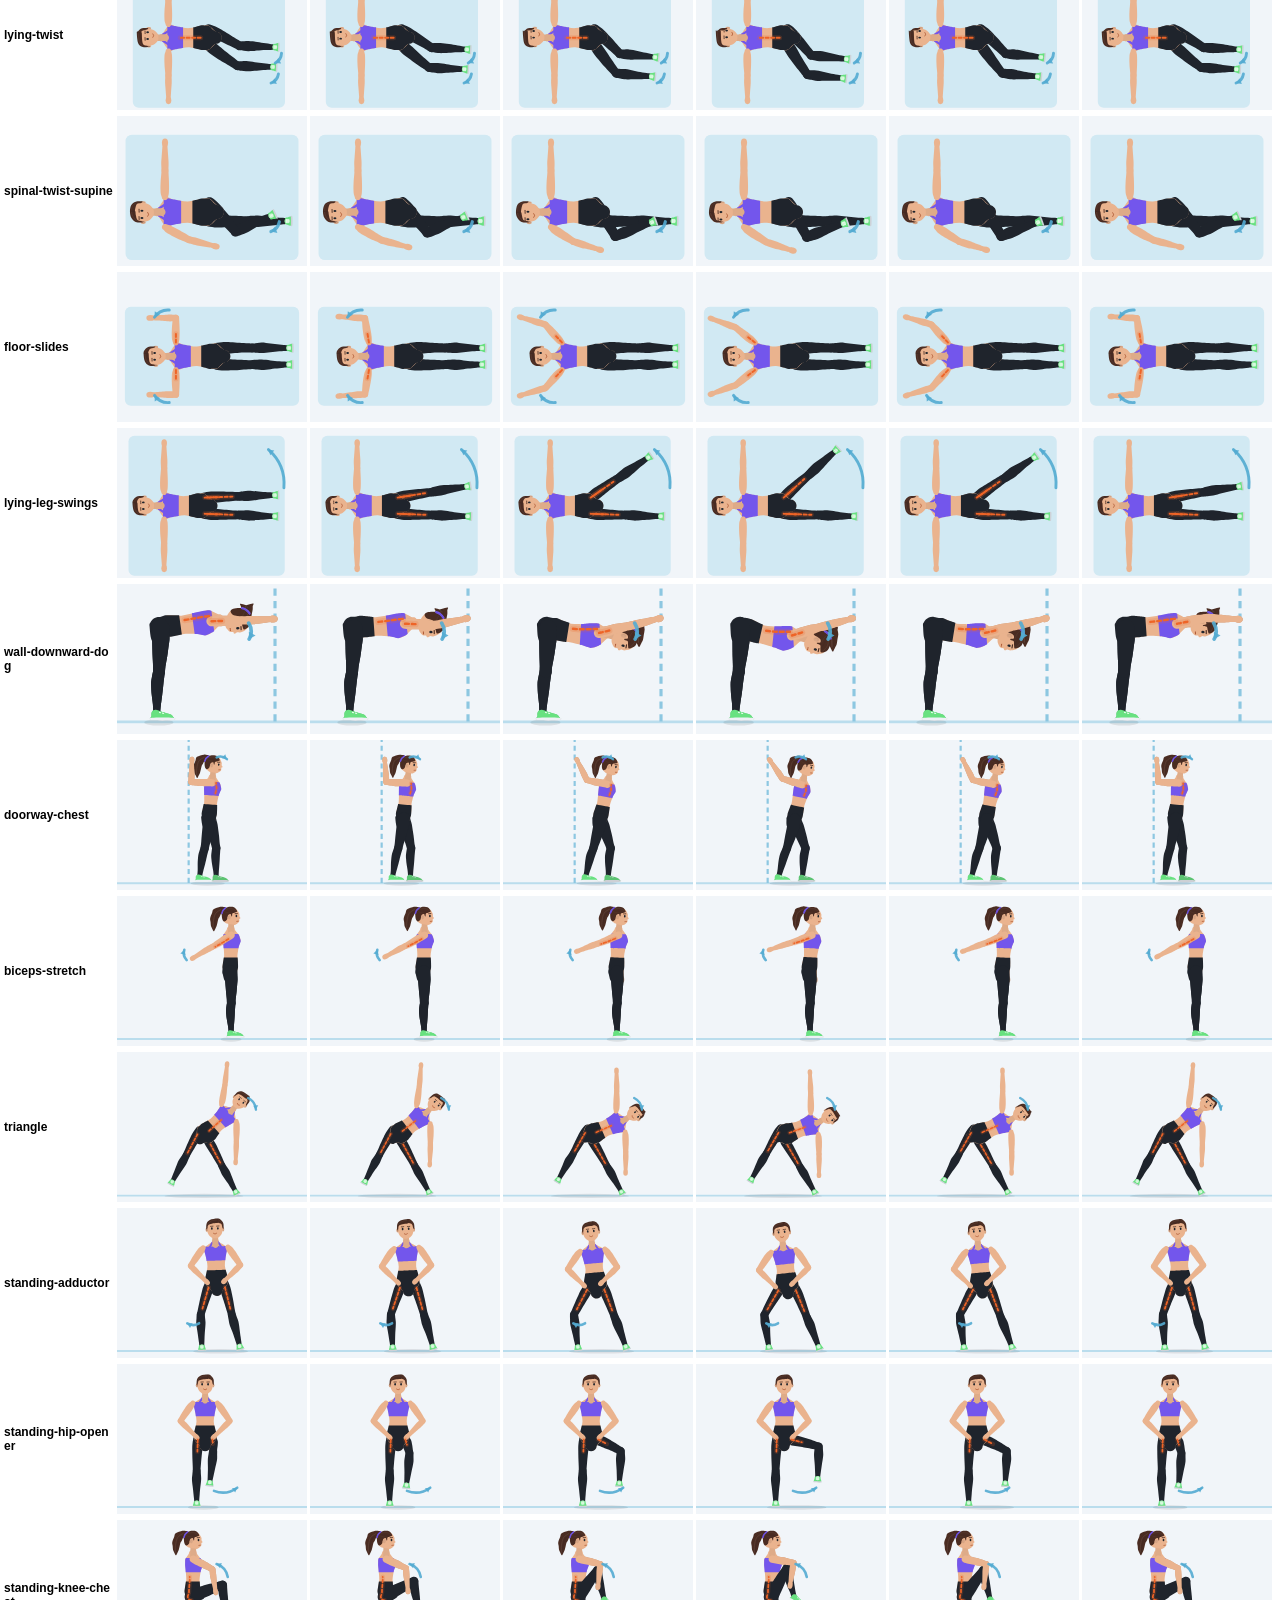
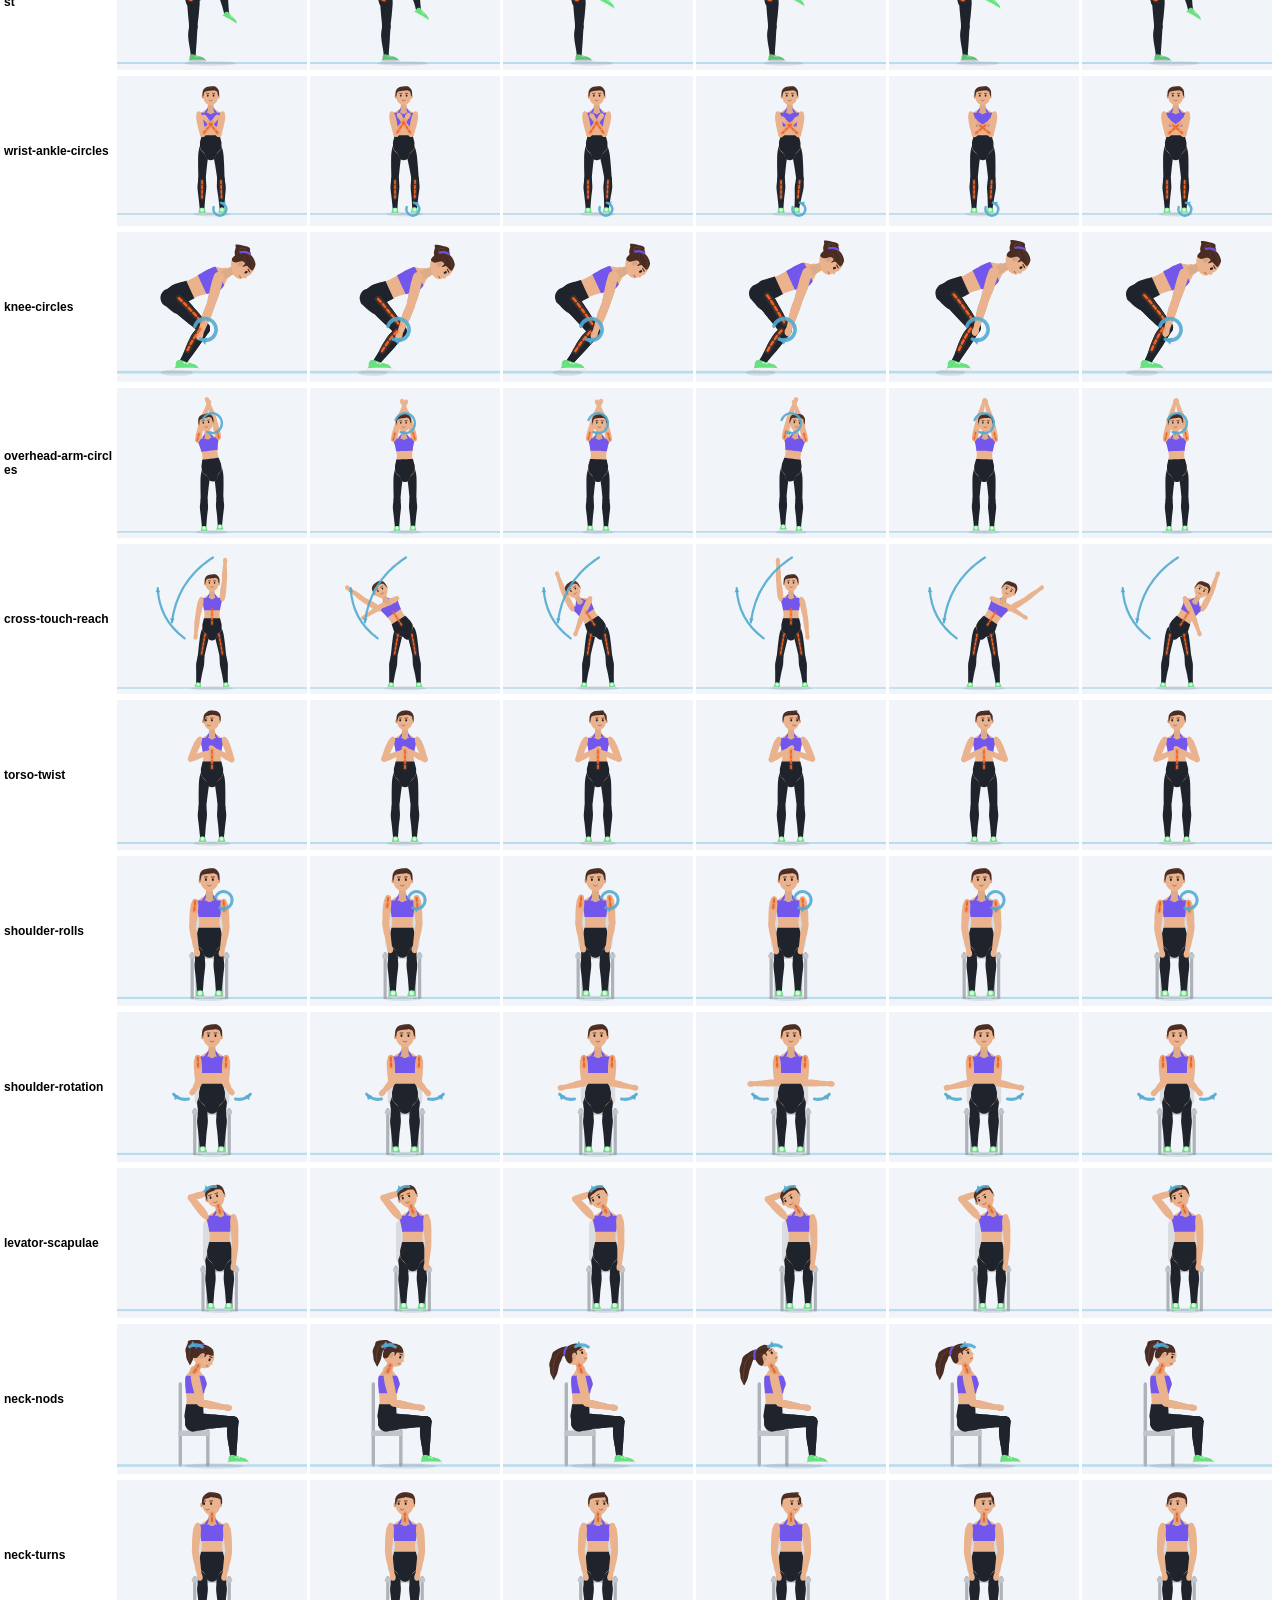
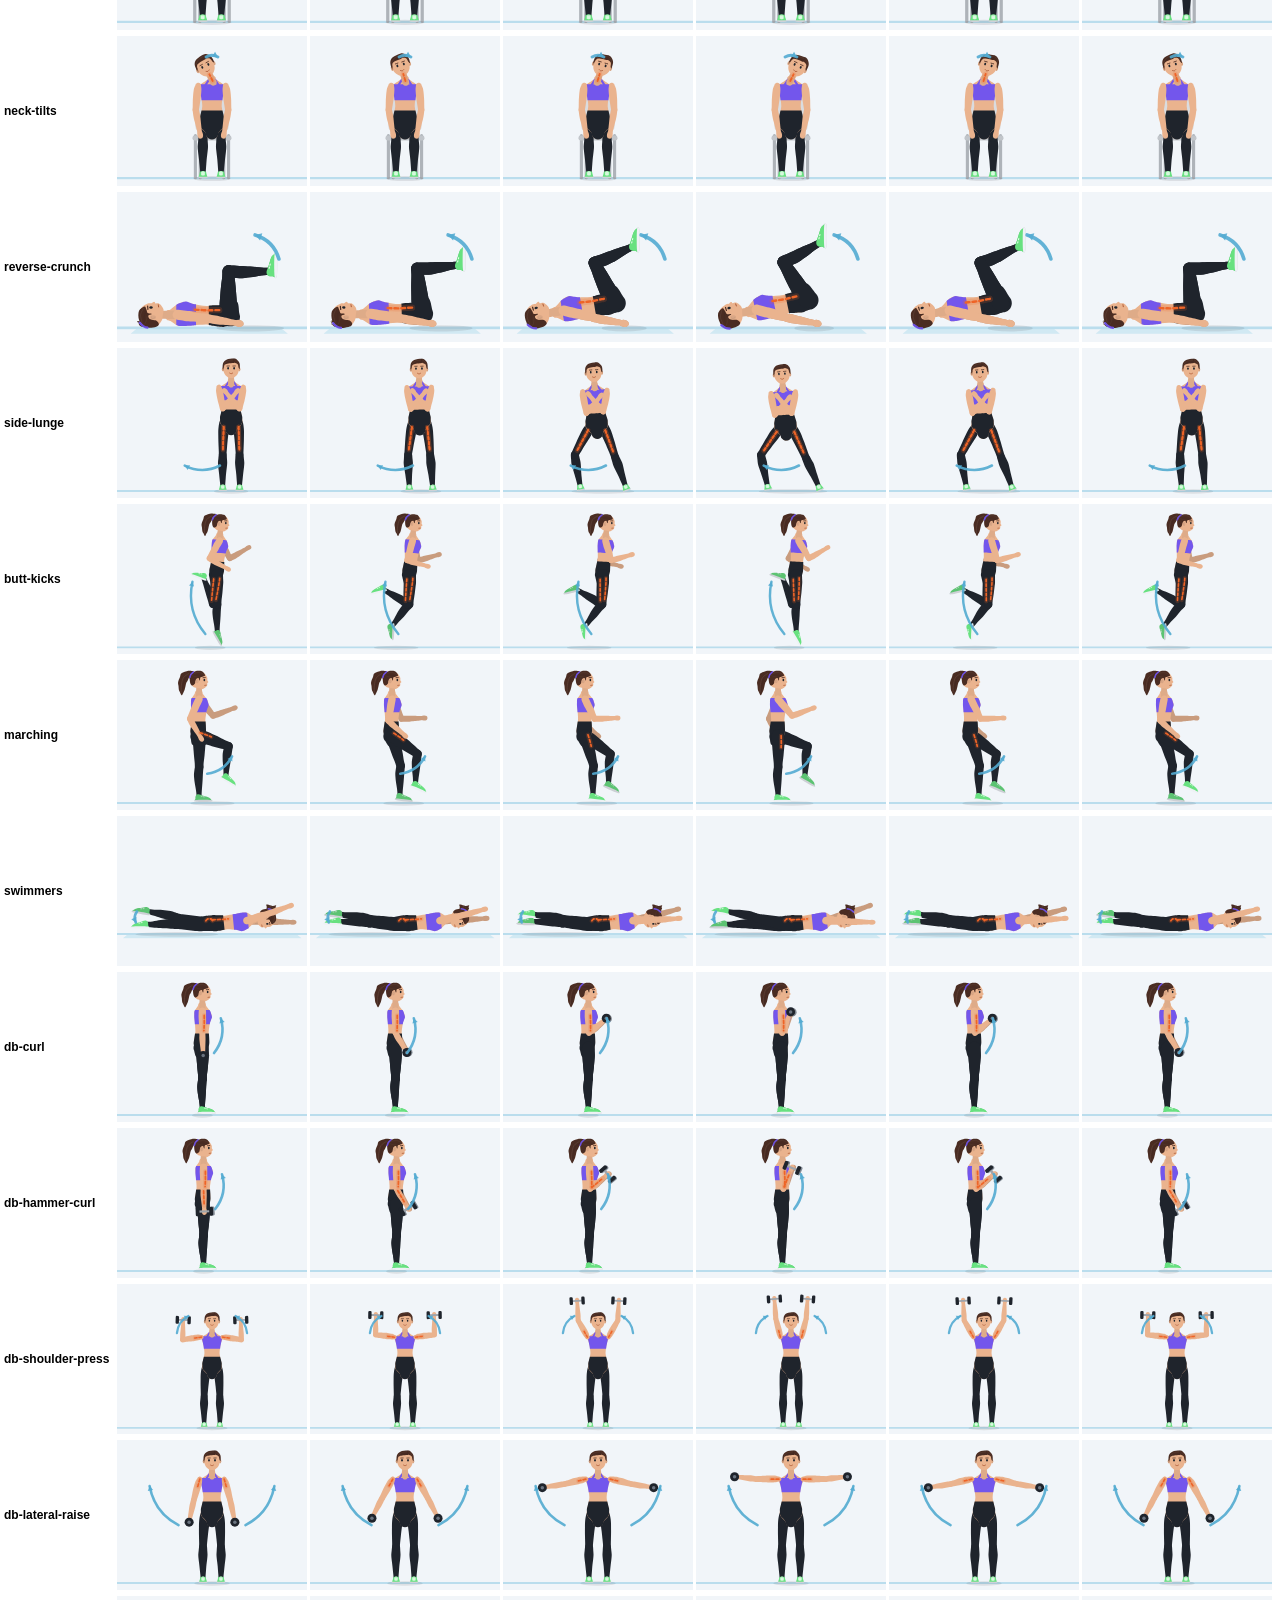
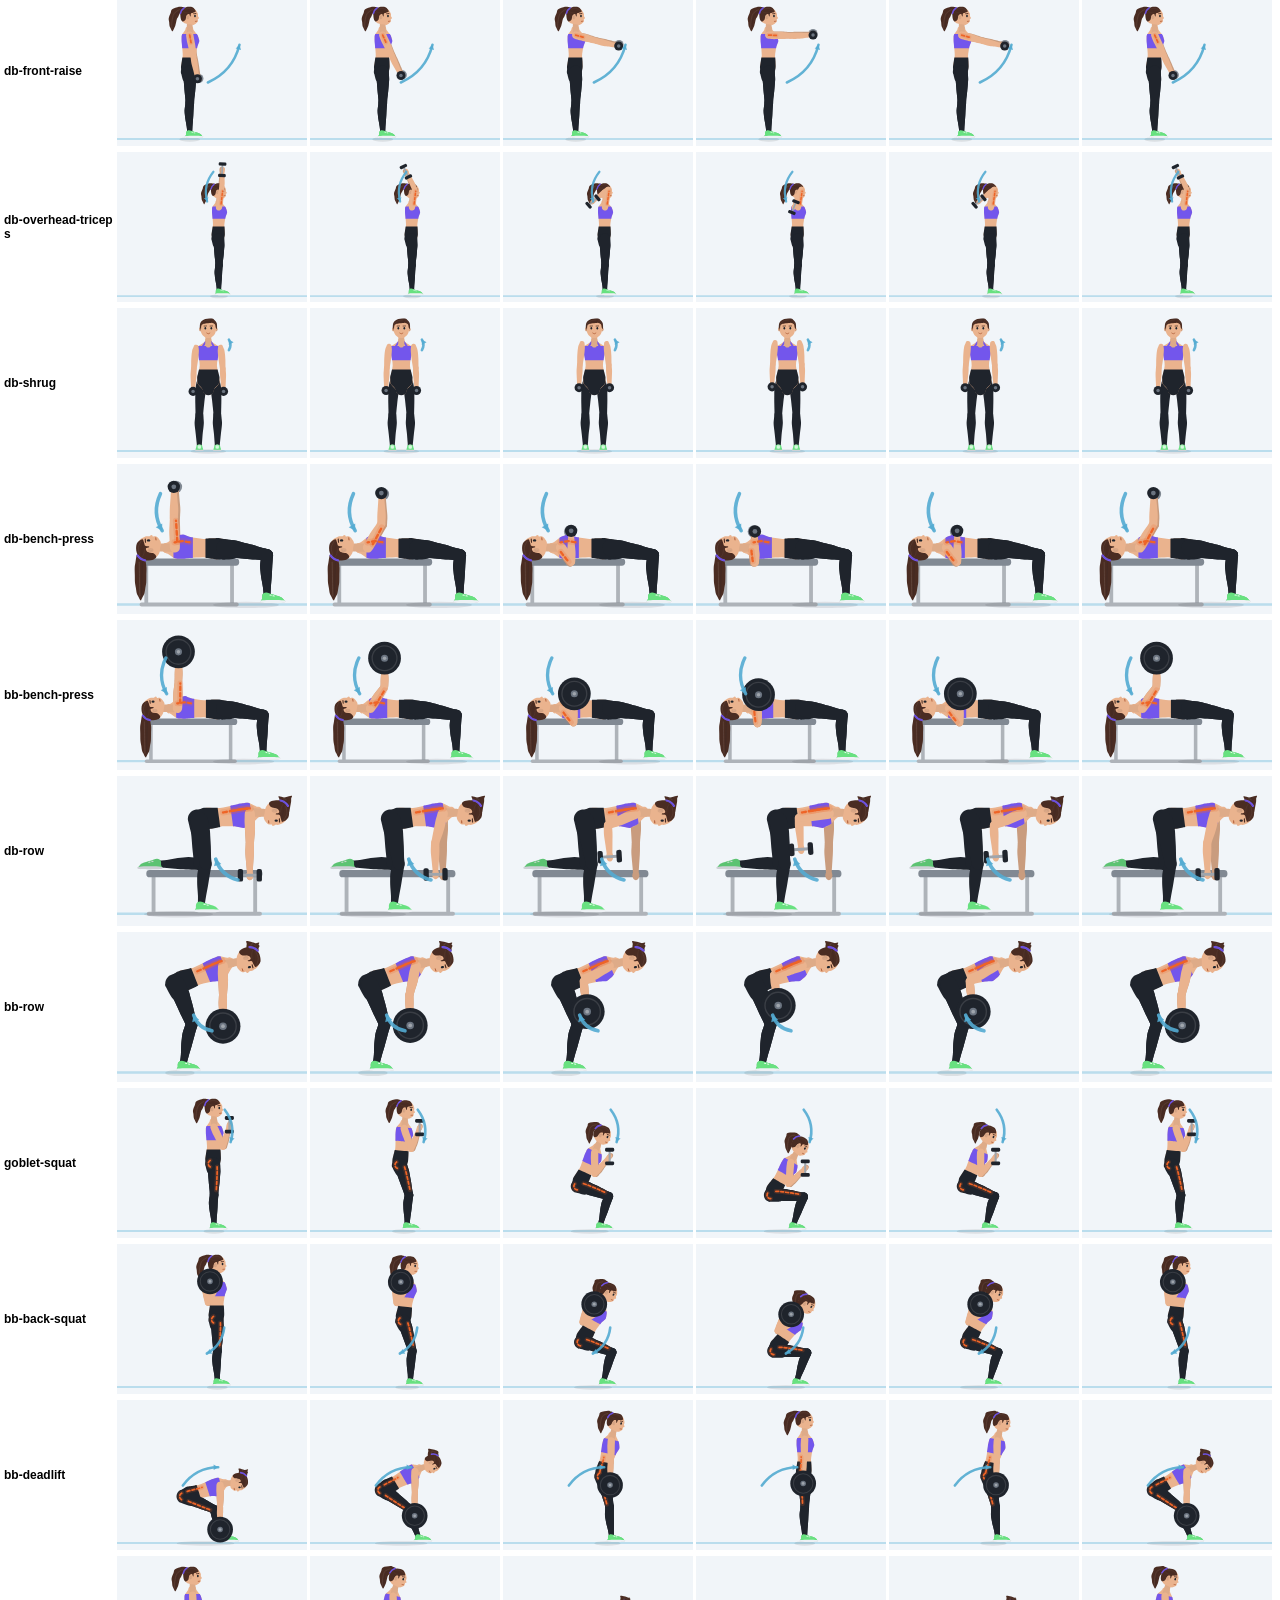
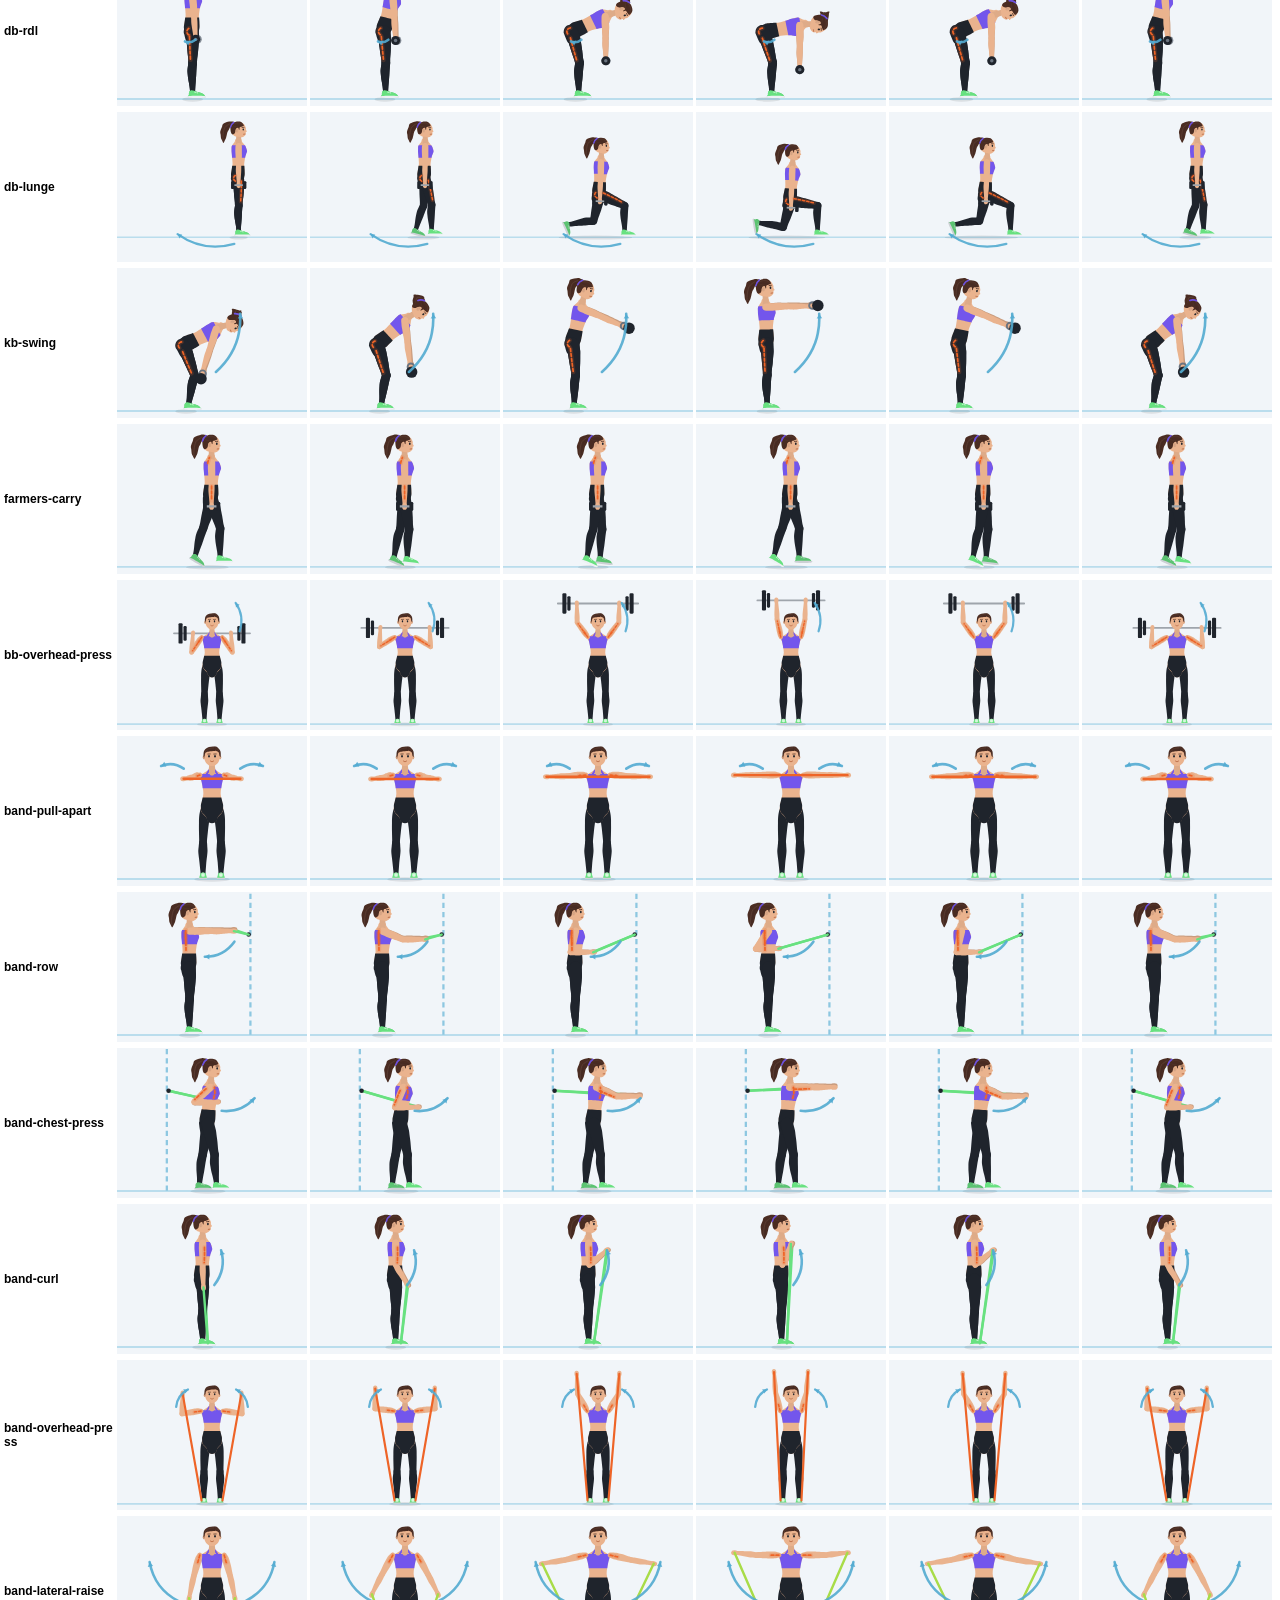
<file: dev/frames.html>
<!doctype html><meta charset="utf-8"><title>Frames</title>
<!-- Each exercise sampled at s evenly spaced times. Params: ids=a,b | from=0&n=10, s=6, w=190, h=150 -->
<link rel="stylesheet" href="../styles.css">
<style>body{background:#fff;color:#000;margin:4px;min-height:0;font:13px sans-serif}.row{display:flex;gap:3px;margin-bottom:6px;align-items:center}.row b{width:110px;font-size:12px;word-break:break-all}.c{width:var(--w,190px);height:var(--h,150px);background:#f1f5f9}</style>
<div id=g></div>
<script type=module>
import {EXERCISES} from '../js/exercises.js'; import {renderFigure, makeRig} from '../js/figure.js';
const qp=new URLSearchParams(location.search); const ids=(qp.get('ids')||'').split(',').filter(Boolean);
const from=+(qp.get('from')||0), n=+(qp.get('n')||999), S=+(qp.get('s')||6);
const list=ids.length?EXERCISES.filter(e=>ids.includes(e.id)):EXERCISES.slice(from,from+n);
const g=document.getElementById("g");const W=+(qp.get("w")||190),H=+(qp.get("h")||150);document.body.style.setProperty("--w",W+"px");document.body.style.setProperty("--h",H+"px");
for(const ex of list){const r=document.createElement('div');r.className='row';r.innerHTML=`<b>${ex.id}</b>`;g.append(r);
 const cyc=makeRig(ex.anim).cycle; for(let i=0;i<S;i++){const c=document.createElement('div');c.className='c';r.append(c);renderFigure(c,ex,{time:cyc*i/S,aspect:W/H});}}
document.title='ready';
</script>
</file>
<file: styles.css>
/* ── Limber palette: 10 colors. Everything else is mixed from these. ── */
:root {
  --c-charcoal: #1f242c; /* dark gray: main text, dark-mode pages */
  --c-white: #ffffff;    /* cards, text on dark and on buttons */
  --c-lime: #a8dc48;     /* button gradient start */
  --c-green: #68e180;    /* button gradient end, small buttons, active states */
  --c-slate: #6b7480;    /* secondary text, icons */
  --c-mist: #eef1f5;     /* light-mode page background, quiet surfaces */
  --c-ocean: #1a8fc2;    /* Stretch */
  --c-coral: #ee6427;    /* Calisthenics */
  --c-violet: #7356ec;   /* Free Weights */
  --c-amber: #c98410;    /* Bands */

  --bg: var(--c-mist);
  --surface: var(--c-white);
  --surface-2: color-mix(in srgb, var(--c-mist) 90%, var(--c-slate));
  --text: var(--c-charcoal);
  --text-2: var(--c-slate);
  --line: color-mix(in srgb, var(--c-mist) 84%, var(--c-slate));
  --stretch: var(--c-ocean);
  --strength: var(--c-coral);
  --weights: var(--c-violet);
  --bands: var(--c-amber);
  --acc: var(--stretch);
  /* Buttons: lime → green gradient for big buttons, solid green for small ones. */
  --go-a: var(--c-lime);
  --go-b: var(--c-green);
  --go: var(--c-green);
  --go-grad: linear-gradient(90deg, var(--go-a), var(--go-b));
  --go-shadow: 0 8px 22px color-mix(in srgb, var(--go-b) 38%, transparent);
  --danger: #d93a3a; /* system red, only for delete and warnings */
  --fig: var(--c-charcoal);
  --fig-far: color-mix(in srgb, var(--c-slate) 55%, var(--c-white));
  --ground: color-mix(in srgb, var(--c-mist) 75%, var(--c-slate));
  --body: color-mix(in srgb, var(--c-mist) 92%, var(--c-slate));
  --muscle: color-mix(in srgb, var(--c-mist) 76%, var(--c-slate));
  --stage: color-mix(in srgb, var(--c-mist) 60%, var(--c-white));
  /* Behind the coach: a soft spotlight, white where she stands fading to cool gray at the edges. */
  --stage-bg: radial-gradient(125% 100% at 50% 38%, var(--c-white) 0%, color-mix(in srgb, var(--c-mist) 50%, var(--c-white)) 45%, color-mix(in srgb, var(--c-mist) 90%, var(--c-slate)) 100%);
  /* Faint staggered gray lines laid over the big figure stages. */
  --stage-tex: url("data:image/svg+xml,%3Csvg%20xmlns='http://www.w3.org/2000/svg'%20width='156'%20height='46'%3E%3Cg%20fill='%231f242c'%20fill-opacity='.05'%3E%3Crect%20x='4'%20y='11'%20width='48'%20height='3'%20rx='1.5'/%3E%3Crect%20x='82'%20y='11'%20width='48'%20height='3'%20rx='1.5'/%3E%3Crect%20x='-35'%20y='34'%20width='48'%20height='3'%20rx='1.5'/%3E%3Crect%20x='43'%20y='34'%20width='48'%20height='3'%20rx='1.5'/%3E%3Crect%20x='121'%20y='34'%20width='48'%20height='3'%20rx='1.5'/%3E%3C/g%3E%3C/svg%3E");
  --radius: 18px;
  --shadow: 0 1px 2px color-mix(in srgb, var(--c-charcoal) 6%, transparent), 0 4px 16px color-mix(in srgb, var(--c-charcoal) 5%, transparent);
  --shade: var(--c-charcoal); /* shadows and scrims */
  --safe-top: env(safe-area-inset-top, 0px);
  --safe-bottom: env(safe-area-inset-bottom, 0px);
  color-scheme: light dark;
}

/* Dark theme: follows the phone (Settings → Appearance: Auto) unless the user picks Light or Dark.
   Exercise-type colors and greens stay the same in both themes (checked for contrast on both). */
@media (prefers-color-scheme: dark) {
  :root:not([data-theme="light"]) {
    --bg: var(--c-charcoal);
    --surface: color-mix(in srgb, var(--c-charcoal) 93%, var(--c-white));
    --surface-2: color-mix(in srgb, var(--c-charcoal) 85%, var(--c-white));
    --text: var(--c-white);
    --text-2: color-mix(in srgb, var(--c-slate) 58%, var(--c-white));
    --line: color-mix(in srgb, var(--c-charcoal) 82%, var(--c-white));
    --fig: var(--c-mist);
    --fig-far: var(--c-slate);
    --ground: color-mix(in srgb, var(--c-charcoal) 82%, var(--c-white));
    --body: color-mix(in srgb, var(--c-charcoal) 90%, var(--c-white));
    --muscle: color-mix(in srgb, var(--c-charcoal) 80%, var(--c-white));
    --stage: color-mix(in srgb, var(--c-mist) 85%, var(--c-slate));
    --stage-bg: radial-gradient(125% 100% at 50% 38%, color-mix(in srgb, var(--c-mist) 40%, var(--c-white)) 0%, color-mix(in srgb, var(--c-mist) 94%, var(--c-slate)) 45%, color-mix(in srgb, var(--c-mist) 78%, var(--c-slate)) 100%);
    --shadow: none;
  }
}
:root[data-theme="dark"] {
  --bg: var(--c-charcoal);
  --surface: color-mix(in srgb, var(--c-charcoal) 93%, var(--c-white));
  --surface-2: color-mix(in srgb, var(--c-charcoal) 85%, var(--c-white));
  --text: var(--c-white);
  --text-2: color-mix(in srgb, var(--c-slate) 58%, var(--c-white));
  --line: color-mix(in srgb, var(--c-charcoal) 82%, var(--c-white));
  --fig: var(--c-mist);
  --fig-far: var(--c-slate);
  --ground: color-mix(in srgb, var(--c-charcoal) 82%, var(--c-white));
  --body: color-mix(in srgb, var(--c-charcoal) 90%, var(--c-white));
  --muscle: color-mix(in srgb, var(--c-charcoal) 80%, var(--c-white));
  --stage: color-mix(in srgb, var(--c-mist) 85%, var(--c-slate));
  --stage-bg: radial-gradient(125% 100% at 50% 38%, color-mix(in srgb, var(--c-mist) 40%, var(--c-white)) 0%, color-mix(in srgb, var(--c-mist) 94%, var(--c-slate)) 45%, color-mix(in srgb, var(--c-mist) 78%, var(--c-slate)) 100%);
  --shadow: none;
}
:root[data-theme="light"] { color-scheme: light; }
:root[data-theme="dark"] { color-scheme: dark; }

* { box-sizing: border-box; -webkit-tap-highlight-color: transparent; }
html { -webkit-text-size-adjust: 100%; }
body {
  margin: 0;
  background: var(--bg);
  color: var(--text);
  font: 16px/1.4 -apple-system, BlinkMacSystemFont, "SF Pro Text", "Segoe UI", Roboto, sans-serif;
  min-height: 100dvh;
  overscroll-behavior-y: none;
}
button, input, select, textarea { font: inherit; color: inherit; }
button { cursor: pointer; border: 0; background: none; padding: 0; }
button:disabled { opacity: .35; cursor: default; }
a { color: inherit; text-decoration: none; }
h1, h2, h3 { margin: 0; letter-spacing: -0.01em; }
.muted { color: var(--text-2); }
.small { font-size: 13px; }
.center { text-align: center; }
.pad { padding: 16px; }

.ic { width: 22px; height: 22px; fill: none; stroke: currentColor; stroke-width: 2; stroke-linecap: round; stroke-linejoin: round; flex: none; }
.ic.inline { width: 16px; height: 16px; vertical-align: -3px; }

#app {
  max-width: 620px;
  margin: 0 auto;
  padding: calc(var(--safe-top) + 4px) 16px calc(var(--safe-bottom) + 96px);
}

/* ── Tab bar ── */
.tabbar {
  position: fixed; left: 0; right: 0; bottom: 0; z-index: 20;
  display: flex; justify-content: space-around;
  padding: 6px 8px calc(var(--safe-bottom) + 6px);
  background: color-mix(in srgb, var(--surface) 88%, transparent);
  backdrop-filter: saturate(1.6) blur(18px);
  -webkit-backdrop-filter: saturate(1.6) blur(18px);
  border-top: 1px solid var(--line);
}
.tabbar a { display: flex; flex-direction: column; align-items: center; gap: 2px; font-size: 11px; font-weight: 600; color: var(--text-2); padding: 4px 6px; min-width: 58px; }
.tabbar a.active { color: var(--text); }
.tabbar a.active .ic { stroke: var(--go); }
body.playing .tabbar { display: none; }

/* ── Header ── */
.top { display: flex; align-items: center; justify-content: space-between; gap: 8px; min-height: 44px; margin-bottom: 6px; }
.top h1 { font-size: 32px; font-weight: 800; }
.top-title { flex: 1; text-align: center; font-weight: 600; }
.top-actions { display: flex; align-items: center; gap: 8px; }
.btn-icon {
  display: inline-grid; place-items: center; width: 40px; height: 40px; border-radius: 50%;
  color: var(--text); background: var(--surface-2);
}
.btn-icon.accent { background: var(--go); color: var(--c-white); }
.btn-icon.danger { color: var(--danger); }
.btn-icon.lg { width: 56px; height: 56px; }
.btn-icon.lg .ic { width: 26px; height: 26px; }
.btn-icon.on { background: var(--acc); color: var(--c-white); }
.btn-icon.sm { width: 34px; height: 34px; }
.btn-icon.sm .ic { width: 18px; height: 18px; }

/* ── Buttons ── */
.btn {
  display: inline-flex; align-items: center; justify-content: center; gap: 8px;
  min-height: 46px; padding: 0 18px; border-radius: 14px; font-weight: 650;
  background: var(--surface-2); color: var(--text);
}
.btn.primary { background: var(--go); color: var(--c-white); text-shadow: 0 1px 1px color-mix(in srgb, var(--shade) 12%, transparent); }
.btn.primary.big { background: var(--go-grad); box-shadow: var(--go-shadow); text-transform: uppercase; letter-spacing: .06em; font-weight: 800; border-radius: 99px; }
.btn.ghost { background: transparent; border: 1.5px dashed var(--line); color: var(--text-2); }
.btn.ghost.danger { color: var(--danger); border-style: solid; }
.btn.wide { display: flex; width: 100%; margin-top: 12px; }
.btn.big { min-height: 54px; font-size: 17px; }
.btn.small { min-height: 34px; padding: 0 14px; border-radius: 10px; font-size: 14px; }
.btn .ic { width: 20px; height: 20px; }
.file-btn { cursor: pointer; }

.bottom-cta {
  position: sticky; bottom: calc(var(--safe-bottom) + 70px); margin-top: 16px; z-index: 5;
}
.bottom-cta .btn { box-shadow: 0 8px 24px color-mix(in srgb, var(--shade) 18%, transparent); }

/* ── Pills & chips ── */
.pill { display: inline-block; font-size: 12px; font-weight: 700; padding: 3px 9px; border-radius: 99px; }
.pill.stretch { background: color-mix(in srgb, var(--stretch) 16%, transparent); color: var(--stretch); }
.pill.strength { background: color-mix(in srgb, var(--strength) 16%, transparent); color: var(--strength); }
.pill.weights { background: color-mix(in srgb, var(--weights) 16%, transparent); color: var(--weights); }
.pill.bands { background: color-mix(in srgb, var(--bands) 16%, transparent); color: var(--bands); }
.band-dot { display: inline-block; width: 9px; height: 9px; border-radius: 50%; margin-right: 4px; vertical-align: 0; box-shadow: inset 0 0 0 1px color-mix(in srgb, var(--shade) 15%, transparent); }
.band-val { flex: 1; min-width: 0; text-align: center; font-size: 12.5px; font-weight: 700; white-space: nowrap; overflow: hidden; }
.chips { display: flex; flex-wrap: wrap; gap: 8px; padding: 2px 0 10px; }
/* Choice lists fill each row edge to edge (see fitChips in app.js). */
.fill { gap: 0 5px; padding-bottom: 4px; }
.fill > .chip, .fpanel .fill > .chip { flex: 1 0 auto; text-align: center; justify-content: center; padding-left: 10px; padding-right: 10px; }
.fill > .chip.short-row, .fill.measuring > .chip { flex-grow: 0; }
.fill > .chip { margin-bottom: 6px; }
.fill > .row-break { flex-basis: 100%; height: 0; }
.chip {
  flex: none; padding: 7px 14px; border-radius: 99px; font-size: 14px; font-weight: 600;
  background: var(--surface-2); color: var(--text-2);
}
.chip.on { background: var(--text); color: var(--bg); }

/* ── Filter bar: All + active filters + a Filters toggle; the panel wraps ── */
.fbar { display: flex; flex-wrap: wrap; gap: 8px; padding: 0 0 8px; }
.chip.removable { display: inline-flex; align-items: center; gap: 4px; padding-right: 10px; }
.chip .ic.x { width: 14px; height: 14px; stroke-width: 2.4; }
.chip.more { display: inline-flex; align-items: center; gap: 4px; margin-left: auto; background: transparent; box-shadow: inset 0 0 0 1.5px var(--line); color: var(--text); }
.chip.more.open { box-shadow: inset 0 0 0 1.5px var(--text-2); }
.fpanel { background: var(--surface); border-radius: 16px; box-shadow: var(--shadow); padding: 12px 12px 4px; margin-bottom: 12px; }
.fgroup + .fgroup { border-top: 1px solid var(--line); padding-top: 10px; }
.fgroup-l { display: block; font-size: 12px; font-weight: 700; letter-spacing: .05em; text-transform: uppercase; color: var(--text-2); margin-bottom: 8px; }
.fpanel .chip { padding: 6px 12px; font-size: 13.5px; }
.sheet .fpanel { box-shadow: none; background: var(--surface-2); }
.sheet .fpanel .chip:not(.on) { background: var(--surface); }
.fb-count { align-self: center; margin-left: 2px; white-space: nowrap; }
.chip.sort + .chip.more { margin-left: 0; }
.fbar > .chip { padding: 6px 12px; font-size: 13.5px; }
.fbar:has(.sort) { gap: 6px; }

/* ── Home: My routines + Explore ── */
.home-tabs { display: grid; grid-template-columns: 1fr 1fr; gap: 8px; margin: 0 0 10px; }
.home-tabs button {
  display: flex; align-items: center; justify-content: center; gap: 6px; min-height: 40px; border-radius: 99px;
  font-weight: 700; font-size: 15.5px; background: var(--surface-2); color: var(--text-2); transition: background .2s, color .2s;
}
.home-tabs button span { font-size: 12.5px; font-weight: 700; padding: 1px 7px; border-radius: 99px; background: color-mix(in srgb, currentColor 14%, transparent); }
.home-tabs button.on { background: var(--go); color: var(--c-white); box-shadow: 0 4px 14px color-mix(in srgb, var(--go) 35%, transparent); }
.sec-head { display: flex; align-items: baseline; gap: 8px; margin: 18px 2px 8px; }
.sec-head h2 { font-size: 20px; font-weight: 800; }
.rlist { display: grid; grid-template-columns: minmax(0, 1fr); gap: 6px; }
.rrow {
  display: flex; align-items: center; gap: 8px;
  background: var(--surface); border-radius: 14px; box-shadow: var(--shadow); padding: 4px 8px 4px 4px;
}
.rrow-main { flex: 1; min-width: 0; text-align: left; padding: 8px 10px; display: flex; flex-direction: column; gap: 2px; }
.rrow-main b { font-size: 16px; font-weight: 700; white-space: nowrap; overflow: hidden; text-overflow: ellipsis; }
.rrow-meta { font-size: 13px; }
.tdot { width: 8px; height: 8px; border-radius: 50%; margin-right: 4px; flex: none; }
.tdot:last-of-type { margin-right: 7px; }
.rrow .grip { width: 44px; }
.sorting-mode .rrow-main { pointer-events: none; }
.explore { margin-top: 2px; }
.xlist { display: grid; grid-template-columns: minmax(0, 1fr); gap: 6px; }
.xrow { display: flex; align-items: center; gap: 12px; background: var(--surface); border-radius: 14px; box-shadow: var(--shadow); padding: 6px 12px 6px 6px; }
.x-thumb { width: 50px; height: 44px; flex: none; border-radius: 10px; background: var(--stage-bg); overflow: hidden; }
.x-text { flex: 1; min-width: 0; display: flex; flex-direction: column; overflow: hidden; }
.x-text b { font-size: 15.5px; white-space: nowrap; overflow: hidden; text-overflow: ellipsis; }
.x-meta, .rrow-meta { display: flex; align-items: center; min-width: 0; font-size: 12.5px; color: var(--text-2); }
.x-meta > span, .rrow-meta > span { min-width: 0; white-space: nowrap; overflow: hidden; text-overflow: ellipsis; }
.ic.x-chev { transform: rotate(180deg); width: 18px; height: 18px; color: var(--text-2); }
.x-added { display: grid; place-items: center; width: 26px; height: 26px; border-radius: 50%; background: color-mix(in srgb, var(--go) 22%, transparent); color: color-mix(in srgb, var(--go) 70%, var(--text)); }
.x-added .ic { width: 16px; height: 16px; stroke-width: 2.6; }
.x-desc { color: var(--text-2); margin: 4px 0 14px; line-height: 1.45; }
.x-facts { display: grid; grid-template-columns: repeat(3, 1fr); gap: 8px; }
.x-facts div { background: var(--surface); box-shadow: var(--shadow); border-radius: 14px; padding: 10px; text-align: center; }
.x-facts b { display: block; font-size: 17px; }
.x-facts span { font-size: 12px; color: var(--text-2); }
.x-tags { display: flex; flex-wrap: wrap; gap: 6px; margin: 12px 0; }
.x-tags .pill { background: var(--surface-2); color: var(--text-2); }
.x-steps { list-style: none; padding: 0; margin: 0; display: grid; grid-template-columns: minmax(0, 1fr); gap: 6px; }
.x-steps a { display: flex; align-items: center; gap: 10px; background: var(--surface); border-radius: 14px; box-shadow: var(--shadow); padding: 6px 12px 6px 6px; }
.x-cta { display: grid; gap: 8px; }
.x-cta .btn.wide { margin-top: 0; }
.x-cta .btn:not(.primary) { background: var(--surface); box-shadow: 0 8px 24px color-mix(in srgb, var(--shade) 12%, transparent); }
.theme-seg button { display: inline-flex; align-items: center; justify-content: center; gap: 6px; }
.theme-note { margin: 10px 2px 0; }
.play-btn {
  display: grid; place-items: center; width: 56px; height: 56px; border-radius: 50%;
  background: var(--go); color: var(--c-white); flex: none;
}
.play-btn .ic { width: 26px; height: 26px; margin-left: 3px; }
.play-btn.sm { width: 42px; height: 42px; }
.play-btn.sm .ic { width: 20px; height: 20px; margin-left: 2px; }

/* ── Drag to reorder ── */
.grip {
  display: grid; place-items: center; align-self: stretch; width: 40px; flex: none;
  color: var(--text-2); cursor: grab; touch-action: none; -webkit-user-select: none; user-select: none; -webkit-touch-callout: none;
}
.dragging { position: relative; z-index: 10; box-shadow: 0 12px 32px color-mix(in srgb, var(--shade) 22%, transparent); transition: none !important; }
.sorting > :not(.dragging) { transition: transform .18s ease; }
.sorting, .sorting * { -webkit-user-select: none; user-select: none; }
.sort-tip { margin: -4px 2px 10px; }

.hint {
  display: flex; gap: 12px; align-items: flex-start; padding: 14px 14px 14px 16px; margin-bottom: 14px;
  background: color-mix(in srgb, var(--stretch) 12%, var(--surface)); border-radius: var(--radius);
}
.hint p { margin: 4px 0 0; font-size: 14px; color: var(--text-2); }
.hint .btn-icon { width: 32px; height: 32px; flex: none; background: transparent; }

.empty { text-align: center; padding: 48px 16px; color: var(--text-2); }
.empty.small { padding: 24px 16px; }

/* ── Editor ── */
.title-input {
  width: 100%; border: 0; background: transparent; font-size: 28px; font-weight: 800; padding: 4px 0;
  outline: none; border-bottom: 2px solid transparent;
}
.title-input:focus { border-bottom-color: var(--line); }
.title-static { font-size: 28px; font-weight: 800; margin: 8px 0 4px; }
.editor-meta { display: flex; justify-content: space-between; align-items: center; flex-wrap: wrap; gap: 8px; color: var(--text-2); font-size: 14px; margin: 6px 0 14px; }
.inline-stepper { display: flex; align-items: center; gap: 8px; }

.steps { list-style: none; margin: 0; padding: 0; display: grid; gap: 8px; }
.step { background: var(--surface); border-radius: 16px; box-shadow: var(--shadow); overflow: hidden; }
.step-row { display: flex; align-items: center; }
.step-head { display: flex; align-items: center; gap: 10px; flex: 1; min-width: 0; padding: 8px 0 8px 8px; text-align: left; }
.step.open .step-row { background: color-mix(in srgb, var(--acc) 7%, transparent); }
.step-num { width: 22px; text-align: center; font-size: 13px; font-weight: 700; color: var(--text-2); flex: none; }
.step-thumb, .pick-thumb { width: 54px; height: 47px; flex: none; border-radius: 10px; background: var(--stage-bg); overflow: hidden; }
.step-text { flex: 1; min-width: 0; display: flex; flex-direction: column; }
.step-name { font-weight: 650; white-space: nowrap; overflow: hidden; text-overflow: ellipsis; }
.step-sum { font-size: 13px; color: var(--acc); font-weight: 600; }
.step-body { padding: 10px 12px 12px; border-top: 1px solid var(--line); }
.step-top { display: flex; gap: 10px; }
.step-preview { width: 42%; max-width: 170px; aspect-ratio: 1.25; flex: none; border-radius: 12px; background: var(--stage-bg); }
.step-side { flex: 1; min-width: 0; display: flex; flex-direction: column; justify-content: space-between; gap: 6px; }
.step-side .seg { margin-top: 0; }
.step-side .seg button { min-height: 30px; font-size: 13px; }
.mini-switch { display: flex; align-items: center; justify-content: space-between; gap: 8px; font-size: 13px; font-weight: 600; color: var(--text-2); }
.step-actions { display: flex; justify-content: flex-end; gap: 8px; }
.tiles { display: grid; grid-template-columns: repeat(3, minmax(0, 1fr)); gap: 8px 6px; margin-top: 10px; }
.tile { display: flex; flex-direction: column; gap: 3px; min-width: 0; }
.tile-l { font-size: 12px; font-weight: 650; color: var(--text-2); white-space: nowrap; overflow: hidden; text-overflow: ellipsis; }
.tile-l small { font-weight: 500; }
.tile .stepper { justify-content: space-between; border-radius: 10px; }
.tile .stepper button { width: 28px; height: 34px; font-size: 17px; flex: none; }
.tile .stepper input { flex: 1; min-width: 0; width: 0; font-size: 15px; text-align: center; }
.tile .stepper .unit { font-size: 12px; min-width: 0; padding: 0; margin-left: -2px; }
.stepper input::placeholder { color: var(--text-2); opacity: .7; font-weight: 600; }
.switch-row {
  display: flex; align-items: center; justify-content: space-between; gap: 12px; min-height: 48px; font-weight: 550;
}
.switch-row small { display: block; font-size: 13px; color: var(--text-2); font-weight: 400; }
.seg.units { min-width: 120px; margin-top: 0; }

.seg { display: flex; background: var(--surface-2); border-radius: 12px; padding: 3px; margin-top: 4px; }
.seg button { flex: 1; min-height: 36px; border-radius: 10px; font-weight: 650; font-size: 14px; color: var(--text-2); }
.seg button.on { background: var(--surface); color: var(--text); box-shadow: 0 1px 3px color-mix(in srgb, var(--shade) 12%, transparent); }

.stepper { display: inline-flex; align-items: center; background: var(--surface-2); border-radius: 12px; flex: none; }
.stepper button { width: 38px; height: 38px; font-size: 20px; font-weight: 600; color: var(--text); }
.stepper input {
  width: 44px; text-align: right; border: 0; background: transparent; font-weight: 700; font-variant-numeric: tabular-nums;
  -moz-appearance: textfield; appearance: textfield; padding: 0; outline: none;
}
.stepper input::-webkit-inner-spin-button { -webkit-appearance: none; }
.stepper .unit { font-weight: 700; color: var(--text-2); font-size: 14px; min-width: 6px; padding-right: 2px; }

.toggle { width: 52px; height: 32px; border-radius: 99px; background: var(--line); position: relative; flex: none; transition: background .2s; }
.toggle span { position: absolute; top: 3px; left: 3px; width: 26px; height: 26px; border-radius: 50%; background: var(--c-white); box-shadow: 0 1px 3px color-mix(in srgb, var(--shade) 25%, transparent); transition: transform .2s; }
.toggle.on { background: var(--go); }
.toggle.on span { transform: translateX(20px); }
.toggle.sm { width: 42px; height: 26px; }
.toggle.sm span { width: 20px; height: 20px; }
.toggle.sm.on span { transform: translateX(16px); }

/* ── Sheets ── */
.sheet-wrap { position: fixed; inset: 0; z-index: 50; }
.sheet-backdrop { position: absolute; inset: 0; background: color-mix(in srgb, var(--shade) 40%, transparent); opacity: 0; transition: opacity .25s; }
.sheet {
  position: absolute; left: 0; right: 0; bottom: 0; max-width: 620px; margin: 0 auto;
  max-height: 88dvh; overflow-y: auto; background: var(--surface);
  border-radius: 22px 22px 0 0; padding: 10px 16px calc(var(--safe-bottom) + 16px);
  transform: translateY(100%); transition: transform .25s cubic-bezier(.2, .8, .2, 1);
}
.sheet::before { content: ""; display: block; width: 40px; height: 5px; border-radius: 3px; background: var(--line); margin: 0 auto 10px; }
.sheet.tall { height: 88dvh; display: flex; flex-direction: column; overflow: hidden; }
.sheet-wrap.open .sheet { transform: none; }
.sheet-wrap.open .sheet-backdrop { opacity: 1; }
.sheet-head { display: flex; justify-content: space-between; align-items: center; margin-bottom: 10px; }
.sheet-head h3 { font-size: 20px; }
.menu { display: grid; gap: 4px; }
.menu-item { display: flex; align-items: center; gap: 14px; min-height: 52px; padding: 0 8px; font-weight: 600; text-align: left; border-radius: 12px; }
.menu-item.danger { color: var(--danger); }
.menu-item.cancel { justify-content: center; color: var(--text-2); margin-top: 6px; background: var(--surface-2); }

.search { display: flex; align-items: center; gap: 8px; background: var(--surface-2); border-radius: 12px; padding: 0 12px; margin-bottom: 8px; color: var(--text-2); }
.search .ic { width: 18px; height: 18px; }
.search input { flex: 1; border: 0; background: transparent; min-height: 42px; outline: none; color: var(--text); font-size: 16px; }

.pick-list { overflow-y: auto; flex: 1; margin: 0 -16px; padding: 0 16px; }
.pick { display: flex; align-items: center; gap: 12px; width: 100%; padding: 8px 0; text-align: left; border-bottom: 1px solid var(--line); }
.pick-text { flex: 1; min-width: 0; display: flex; flex-direction: column; }
.pick-name { font-weight: 650; }
.pick-sub { font-size: 13px; color: var(--text-2); }
.pick-add { display: grid; place-items: center; width: 34px; height: 34px; border-radius: 50%; background: var(--surface-2); color: var(--acc); transition: transform .2s, background .2s; }
.pick.added .pick-add { background: var(--acc); color: var(--c-white); transform: scale(1.12); }

/* ── Coach ── */
.coach-cta { display: flex; align-items: center; gap: 12px; padding: 10px 14px; margin-bottom: 8px; border-radius: 16px; background: color-mix(in srgb, var(--go) 16%, var(--surface)); }
.coach-cta > .ic:first-child { width: 26px; height: 26px; color: color-mix(in srgb, var(--go) 75%, var(--text)); fill: color-mix(in srgb, var(--go) 30%, transparent); }
.coach-cta > span { flex: 1; display: flex; flex-direction: column; font-size: 13.5px; color: var(--text-2); }
.coach-cta b { color: var(--text); font-size: 15px; }
.coach-note { margin: -4px 2px 10px; }
.chat { display: flex; flex-direction: column; gap: 8px; padding-bottom: 76px; }
.msg { max-width: 86%; padding: 10px 14px; border-radius: 18px; line-height: 1.4; font-size: 15.5px; }
.msg.coach { align-self: flex-start; background: var(--surface); box-shadow: var(--shadow); border-bottom-left-radius: 6px; }
.msg.me { align-self: flex-end; background: var(--go); color: var(--c-white); border-bottom-right-radius: 6px; }
.msg .muted { display: inline-block; margin-top: 4px; }
.chips.quick { padding: 2px 0 4px; }
.chips.quick .chip { background: var(--surface); box-shadow: inset 0 0 0 1.5px var(--line); color: var(--text); }
.chips.quick .chip.on { background: var(--go); color: var(--c-white); box-shadow: none; }
.chips.quick .chip.done { background: var(--text); color: var(--bg); box-shadow: none; }
.coach-warn { margin: 0 0 8px; padding: 8px 10px; border-radius: 12px; background: color-mix(in srgb, var(--danger) 12%, transparent); font-size: 14px; }
.coach-card { background: var(--surface); border-radius: 18px; box-shadow: var(--shadow); padding: 12px; }
.coach-card-head { display: flex; flex-direction: column; gap: 2px; margin: 2px 2px 8px; }
.coach-card-head b { font-size: 17px; }
.coach-steps { list-style: none; margin: 0; padding: 0; display: grid; grid-template-columns: minmax(0, 1fr); gap: 4px; max-height: 300px; overflow-y: auto; }
.coach-steps li { display: flex; align-items: center; gap: 10px; padding: 3px 0; }
.coach-steps .step-thumb { width: 44px; height: 38px; }
.coach-actions { display: grid; grid-template-columns: 1fr 1fr; gap: 8px; margin-top: 10px; }
.coach-matches { display: grid; grid-template-columns: minmax(0, 1fr); gap: 6px; }
.coach-matches .xrow { padding: 10px 12px; }
.chat-input {
  position: fixed; left: 0; right: 0; bottom: calc(var(--safe-bottom) + 62px); z-index: 15;
  display: flex; gap: 8px; max-width: 620px; margin: 0 auto; padding: 8px 16px;
  background: color-mix(in srgb, var(--bg) 92%, transparent); backdrop-filter: blur(12px); -webkit-backdrop-filter: blur(12px);
}
.chat-input input { flex: 1; min-width: 0; border: 0; border-radius: 22px; padding: 0 16px; min-height: 44px; background: var(--surface); box-shadow: inset 0 0 0 1.5px var(--line); font-size: 16px; outline: none; }
.chat-input .btn-icon { width: 44px; height: 44px; }

/* ── Library ── */
.ex-grid { display: grid; grid-template-columns: repeat(auto-fill, minmax(150px, 1fr)); gap: 8px; }
.ex-card { position: relative; display: flex; flex-direction: column; background: var(--surface); border-radius: 14px; box-shadow: var(--shadow); padding: 6px 6px 9px; }
.ex-thumb { display: block; aspect-ratio: 1.5; border-radius: 10px; background: var(--stage-bg); margin-bottom: 6px; }
.ex-name { font-weight: 650; font-size: 14px; line-height: 1.25; padding: 0 4px; }
.ex-sub { font-size: 12px; color: var(--acc); font-weight: 600; padding: 1px 4px 0; }
.tag { position: absolute; top: 12px; left: 12px; font-size: 11px; font-weight: 700; background: var(--surface); padding: 2px 7px; border-radius: 6px; }

.ex-hero { aspect-ratio: 1.5; background: var(--stage-bg); border-radius: var(--radius); box-shadow: var(--shadow); }
.ex-title { margin: 16px 2px; }
.ex-title h1 { font-size: 28px; font-weight: 800; margin: 8px 0 2px; }
.card { background: var(--surface); border-radius: var(--radius); box-shadow: var(--shadow); padding: 16px; margin-bottom: 12px; }
.card h3 { font-size: 13px; text-transform: uppercase; letter-spacing: .06em; color: var(--text-2); margin-bottom: 10px; }
.muscle-row { display: flex; gap: 16px; align-items: center; }
.mm-wrap { width: 58%; flex: none; }
.muscle-legend p { margin: 0 0 12px; font-size: 14px; line-height: 1.45; }
.sw { display: inline-block; width: 11px; height: 11px; border-radius: 3px; margin-right: 6px; vertical-align: -1px; }
.sw.pri { background: var(--acc); }
.sw.sec { background: color-mix(in srgb, var(--acc) 40%, var(--muscle)); }
.cues { margin: 0; padding-left: 22px; display: grid; gap: 10px; }
.cues li { padding-left: 4px; line-height: 1.45; }
.cues li::marker { font-weight: 800; color: var(--acc); }
.plain-list { padding-left: 22px; }
.plain-list li { padding: 6px 0; border-bottom: 1px solid var(--line); }

/* ── Forms ── */
.form { display: grid; gap: 14px; }
.form label { display: grid; gap: 6px; font-weight: 600; font-size: 14px; }
.form label.switch-row { display: flex; }
.form input:not([type=checkbox]), .form textarea, .form select {
  width: 100%; border: 1px solid var(--line); background: var(--surface); border-radius: 12px; padding: 12px; font-size: 16px; font-weight: 400;
}
.form fieldset { border: 0; padding: 0; margin: 0; }
.form legend { font-weight: 600; font-size: 14px; margin-bottom: 8px; }
.row2 { display: grid; grid-template-columns: 1fr 1fr; gap: 10px; }
.like-preview { aspect-ratio: 1.8; background: var(--stage-bg); border-radius: 14px; }

/* ── History ── */
.stats { display: grid; grid-template-columns: repeat(auto-fit, minmax(90px, 1fr)); gap: 10px; margin-bottom: 14px; }
.stat { background: var(--surface); border-radius: 16px; box-shadow: var(--shadow); padding: 14px; text-align: center; }
.stat b { display: block; font-size: 28px; font-weight: 800; font-variant-numeric: tabular-nums; }
.stat span { font-size: 13px; color: var(--text-2); }
.cal { display: grid; grid-template-columns: repeat(7, 1fr); gap: 6px; margin-bottom: 18px; }
.cal span { height: 20px; border-radius: 5px; background: var(--surface-2); }
.cal span.on { background: var(--go); }
.cal span.today { outline: 2px solid var(--text-2); outline-offset: 1px; }
.hist { list-style: none; padding: 0; margin: 0; background: var(--surface); border-radius: var(--radius); box-shadow: var(--shadow); }
.hist li { display: flex; justify-content: space-between; align-items: center; gap: 12px; padding: 12px 16px; border-bottom: 1px solid var(--line); }
.hist li:last-child { border-bottom: 0; }
.hist li div { display: flex; flex-direction: column; }
.hist li .muted { font-size: 13px; }
.hist-time { font-weight: 700; font-variant-numeric: tabular-nums; text-align: right; }
.hist-time small { display: block; font-weight: 500; font-size: 11px; color: var(--text-2); }
.hist li div { min-width: 0; }
.hist-lifts { font-size: 12.5px; color: var(--text-2); white-space: nowrap; overflow: hidden; text-overflow: ellipsis; }
.hist-tabs { margin: 0 0 12px; }
.lifts { list-style: none; padding: 0; margin: 0; background: var(--surface); border-radius: var(--radius); box-shadow: var(--shadow); }
.lifts li + li { border-top: 1px solid var(--line); }
.lifts a { display: flex; align-items: center; gap: 12px; padding: 12px 16px; }
.lift-main { flex: 1; min-width: 0; display: flex; flex-direction: column; }
.lift-main b { white-space: nowrap; overflow: hidden; text-overflow: ellipsis; }
.lift-main .muted { font-size: 13px; }
.lift-best { text-align: right; flex: none; }
.lift-best b { display: block; font-variant-numeric: tabular-nums; }
.lift-best small { font-size: 11px; color: var(--text-2); }
.spark { flex: none; overflow: visible; }
.spark path { fill: none; stroke: var(--acc); stroke-width: 2; stroke-linejoin: round; stroke-linecap: round; }
.spark circle { fill: var(--acc); stroke: var(--surface); stroke-width: 2; }
.lift-stats { display: grid; grid-template-columns: repeat(3, 1fr); gap: 8px; margin-bottom: 10px; }
.lift-stats div { background: var(--surface-2); border-radius: 12px; padding: 10px 8px; text-align: center; }
.lift-stats b { display: block; font-size: 15px; font-variant-numeric: tabular-nums; }
.lift-stats span { font-size: 12px; color: var(--text-2); }
.lift-chart { margin: 4px 0 6px; }
.lc { width: 100%; height: auto; display: block; }
.lc-read { margin: 0 0 4px; min-height: 18px; font-variant-numeric: tabular-nums; }
.lc-grid { stroke: var(--line); stroke-width: 1; }
.lc-ax { font-size: 10px; fill: var(--text-2); font-variant-numeric: tabular-nums; }
.lc-line { fill: none; stroke: var(--acc); stroke-width: 2; stroke-linejoin: round; stroke-linecap: round; }
.lc-dot { fill: var(--surface); stroke: var(--acc); stroke-width: 2; }
.lc-dot.on { fill: var(--acc); }
.lc-hit { fill: transparent; cursor: pointer; }
.lift-list { list-style: none; padding: 0; margin: 0; font-size: 14px; }
.lift-list li { display: flex; justify-content: space-between; gap: 12px; padding: 7px 0; border-top: 1px solid var(--line); font-variant-numeric: tabular-nums; }
.lift-list li span:first-child { color: var(--text-2); flex: none; }
.lift-list li span:last-child { text-align: right; }
.last-lift { margin: 8px 2px 0; font-size: 13px; color: var(--text-2); }
.last-lift b { color: var(--text); }
.days { display: flex; justify-content: space-between; gap: 6px; margin: 12px 0 4px; }
.day { flex: 1; aspect-ratio: 1; max-width: 42px; border-radius: 50%; background: var(--surface-2); font-weight: 700; color: var(--text-2); }
.day.on { background: var(--go); color: var(--c-white); }
.time-input { border: 0; background: var(--surface-2); border-radius: 10px; padding: 8px 10px; font-weight: 700; color: var(--text); }
.hint.nudge { background: color-mix(in srgb, var(--strength) 14%, var(--surface)); }
.settings .switch-row { border-bottom: 1px solid var(--line); }
.coach-row { display: flex; gap: 14px; align-items: center; }
.coach-preview { width: 110px; aspect-ratio: 0.9; flex: none; border-radius: 14px; background: var(--stage-bg); }
.coach-pick { flex: 1; display: grid; gap: 14px; }
.swatches { display: flex; gap: 10px; }
.swatch { width: 36px; height: 36px; border-radius: 50%; box-shadow: inset 0 0 0 1px color-mix(in srgb, var(--shade) 12%, transparent); }
.swatch.on { outline: 3px solid var(--go); outline-offset: 2px; }

/* ── Figures ── */
svg.figure { width: 100%; height: 100%; display: block; }
.fig-ground { stroke: color-mix(in srgb, var(--c-ocean) 30%, var(--c-white)); stroke-width: 1.1; }
.fig-wall { stroke: color-mix(in srgb, var(--c-ocean) 50%, var(--c-white)); stroke-width: 1.3; stroke-dasharray: 3 2.2; }
.fig-bar { stroke: var(--c-slate); stroke-width: 2.4; stroke-linecap: round; }
.fig-box { fill: color-mix(in srgb, var(--c-mist) 80%, var(--c-slate)); }
.fig-mat { fill: color-mix(in srgb, var(--c-ocean) 20%, var(--c-white)); }
.fig-shadow { fill: color-mix(in srgb, var(--c-charcoal) 10%, transparent); }
.fig-arrow { fill: none; stroke: color-mix(in srgb, var(--c-ocean) 75%, var(--c-white)); stroke-width: 1.5; stroke-linecap: round; opacity: .9; }
.fig-arrow-head { fill: color-mix(in srgb, var(--c-ocean) 75%, var(--c-white)); opacity: .9; }
.fig-chair line { stroke: color-mix(in srgb, var(--c-slate) 55%, var(--c-white)); stroke-width: 1.6; stroke-linecap: round; }
.fig-chair rect { fill: color-mix(in srgb, var(--c-slate) 42%, var(--c-white)); }
.fig-chair rect.back { fill: color-mix(in srgb, var(--c-slate) 25%, var(--c-white)); }
.fig-chair rect.pad { fill: color-mix(in srgb, var(--c-slate) 85%, var(--c-white)); }

.musclemap { width: 100%; display: block; }
.mm-base { fill: var(--body); stroke: var(--body); }
.mm-m { fill: var(--muscle); transition: fill .3s; }
.mm-m.sec { fill: color-mix(in srgb, var(--acc) 40%, var(--muscle)); }
.mm-m.pri { fill: var(--acc); }
.mm-label { font-size: 8px; font-weight: 700; letter-spacing: .1em; fill: var(--text-2); text-anchor: middle; }

/* ── Player ── */
body.playing #app { padding: 0; max-width: none; }
.player {
  display: flex; flex-direction: column; height: 100dvh; max-width: 620px; margin: 0 auto;
  padding: calc(var(--safe-top) + 8px) 16px calc(var(--safe-bottom) + 12px);
}
.pl-top { display: flex; align-items: center; gap: 12px; }
.pl-progress { flex: 1; }
.pl-bar { height: 6px; border-radius: 3px; background: var(--surface-2); overflow: hidden; }
.pl-bar span { display: block; height: 100%; width: 0; background: var(--acc); transition: width .4s; }
.pl-count { font-size: 12px; font-weight: 700; color: var(--text-2); text-align: center; margin-top: 5px; font-variant-numeric: tabular-nums; }
.pl-head { text-align: center; margin-top: 10px; }
.pl-kicker { font-size: 13px; font-weight: 800; letter-spacing: .08em; text-transform: uppercase; color: var(--acc); }
.pl-name { font-size: clamp(24px, 7vw, 32px); font-weight: 800; margin: 2px 0 6px; line-height: 1.15; }
.pl-chips { display: flex; justify-content: center; gap: 6px; min-height: 30px; }
.pl-chips .chip { padding: 4px 12px; font-size: 13px; }
.pl-chips .chip.on { background: var(--acc); color: var(--c-white); }
.pl-stage { position: relative; flex: 1; min-height: 160px; margin: 8px 0 4px; background: var(--stage-bg); border-radius: 22px; overflow: hidden; }
.pl-fig, .pl-map { position: absolute; inset: 10px; transition: opacity .3s; }
.pl-fig.dim { opacity: .45; }
.pl-map { display: flex; justify-content: center; }
.pl-map svg { height: 100%; width: auto; max-width: 100%; }
.pl-mini { position: absolute; top: 10px; right: 10px; width: 78px; opacity: .95; pointer-events: none; }
.pl-mini[hidden], .pl-map[hidden], .pl-fig[hidden] { display: none; }
.pl-cue {
  min-height: 46px; padding: 6px 8px; text-align: center; font-size: 15px; color: var(--text-2); line-height: 1.35;
  opacity: 0; transition: opacity .35s;
}
.pl-cue.in { opacity: 1; }
.pl-timer { position: relative; width: min(42vw, 23vh, 190px); aspect-ratio: 1; margin: 2px auto 6px; }
.ring { width: 100%; height: 100%; transform: rotate(-90deg); }
.ring-bg { fill: none; stroke: var(--surface-2); stroke-width: 9; }
.ring-fg { fill: none; stroke: var(--acc); stroke-width: 9; stroke-linecap: round; transition: stroke-dashoffset .12s linear; }
.player[data-mode="reps"] .ring-fg { stroke: color-mix(in srgb, var(--acc) 30%, transparent); }
.pl-time { position: absolute; inset: 0; display: flex; flex-direction: column; align-items: center; justify-content: center; }
.pl-time b { font-size: clamp(34px, 11vw, 52px); font-weight: 800; font-variant-numeric: tabular-nums; line-height: 1; }
.pl-time small { font-size: 13px; color: var(--text-2); font-weight: 600; margin-top: 4px; }
.player.paused .pl-time b { opacity: .45; }
.pl-controls { display: flex; align-items: center; justify-content: center; gap: 28px; }
.pl-main {
  display: grid; place-items: center; width: 78px; height: 78px; border-radius: 50%;
  background: var(--go-grad); color: var(--c-white); box-shadow: var(--go-shadow);
  transition: width .2s, border-radius .2s;
}
.pl-main .ic { width: 32px; height: 32px; }
.pl-main[data-state="play"] .ic { margin-left: 4px; }
.pl-main.done-btn { width: 132px; border-radius: 40px; display: flex; justify-content: center; gap: 6px; font-weight: 800; font-size: 19px; }
.pl-main.done-btn .ic { width: 26px; height: 26px; }
.pl-timer-row { display: grid; grid-template-columns: 1fr auto 1fr; align-items: center; }
.pl-extra { justify-self: start; margin-left: 14px; padding: 8px 12px; border-radius: 12px; background: var(--surface-2); font-weight: 700; font-size: 14px; }
/* Hidden but still holding their grid cell so the timer stays centered. */
.pl-extra[hidden], .pl-less[hidden] { display: block; visibility: hidden; }
.pl-less { justify-self: end; margin-right: 14px; padding: 8px 12px; border-radius: 12px; background: var(--surface-2); font-weight: 700; font-size: 14px; }
.pl-chips { flex-wrap: wrap; }
.pl-chips .chip.skip { background: var(--acc); color: var(--c-white); }
.pl-chips .chip.load { background: color-mix(in srgb, var(--acc) 14%, var(--surface-2)); color: var(--text); display: inline-flex; align-items: center; gap: 4px; }
.pl-chips .chip.load .ic { width: 14px; height: 14px; vertical-align: 0; }
.pl-chips .chip.ghost { background: transparent; box-shadow: inset 0 0 0 1px var(--line); }
.load-row { display: flex; justify-content: center; padding: 12px 0 8px; }
.load-row .stepper button { width: 52px; height: 48px; font-size: 24px; }
.load-row .stepper input { width: 80px; font-size: 22px; text-align: center; }
.load-pick { display: flex; flex-wrap: wrap; gap: 0 5px; padding: 8px 0 2px; }

.finish { min-height: 100dvh; display: flex; flex-direction: column; justify-content: center; align-items: stretch; padding: 24px 16px; text-align: center; max-width: 480px; margin: 0 auto; }
.finish h1 { font-size: 34px; font-weight: 800; }
.finish p { margin: 4px 0 24px; }
.finish-badge { display: grid; place-items: center; width: 92px; height: 92px; border-radius: 50%; background: var(--go-grad); box-shadow: var(--go-shadow); color: var(--c-white); margin: 0 auto 18px; }
.finish-badge .ic { width: 48px; height: 48px; stroke-width: 2.6; }

#toast {
  position: fixed; left: 50%; bottom: calc(var(--safe-bottom) + 84px); z-index: 60;
  transform: translate(-50%, 20px); opacity: 0; pointer-events: none;
  background: var(--text); color: var(--bg); padding: 10px 16px; border-radius: 12px; font-weight: 600; font-size: 14px;
  transition: opacity .2s, transform .2s; white-space: nowrap;
}
#toast.show { opacity: 1; transform: translate(-50%, 0); }

@media (prefers-reduced-motion: reduce) {
  * { transition: none !important; }
}

/* On the Coach screen, keep toasts above the message box. */
body:has(.chat-input) #toast { bottom: calc(var(--safe-bottom) + 132px); }

/* Big figure stages get the faint line texture over the spotlight; small thumbnails keep just the glow. */
.ex-hero, .pl-stage, .step-preview, .like-preview, .coach-preview, .ex-thumb { background: var(--stage-tex), var(--stage-bg); }

/* ── Feedback ── */
.fb-link { display: flex; align-items: center; justify-content: center; gap: 6px; width: 100%; margin: 18px 0 4px; padding: 10px; font-size: 14px; font-weight: 600; color: var(--text-2); }
.fb-link .ic { width: 16px; height: 16px; }
.fb .seg { margin-top: 0; }
.fb textarea { resize: vertical; min-height: 110px; }
.fb label .muted { font-weight: 400; }
@media (max-width: 380px) { .fbar:has(.sort) > .chip { padding: 6px 9px; } .fbar:has(.sort) { gap: 5px; } }

/* ── What's new ── */
.wn { display: grid; gap: 14px; margin: 4px 0 18px; }
.wn-item { display: flex; gap: 12px; align-items: flex-start; }
.wn-ic { flex: none; display: grid; place-items: center; width: 36px; height: 36px; border-radius: 11px; background: color-mix(in srgb, var(--go) 18%, var(--surface)); color: color-mix(in srgb, var(--go) 70%, var(--text)); }
.wn-ic .ic { width: 20px; height: 20px; }
.wn-item b { font-size: 15.5px; }
.wn-item p { margin: 2px 0 0; font-size: 14px; line-height: 1.4; color: var(--text-2); }
</file>
